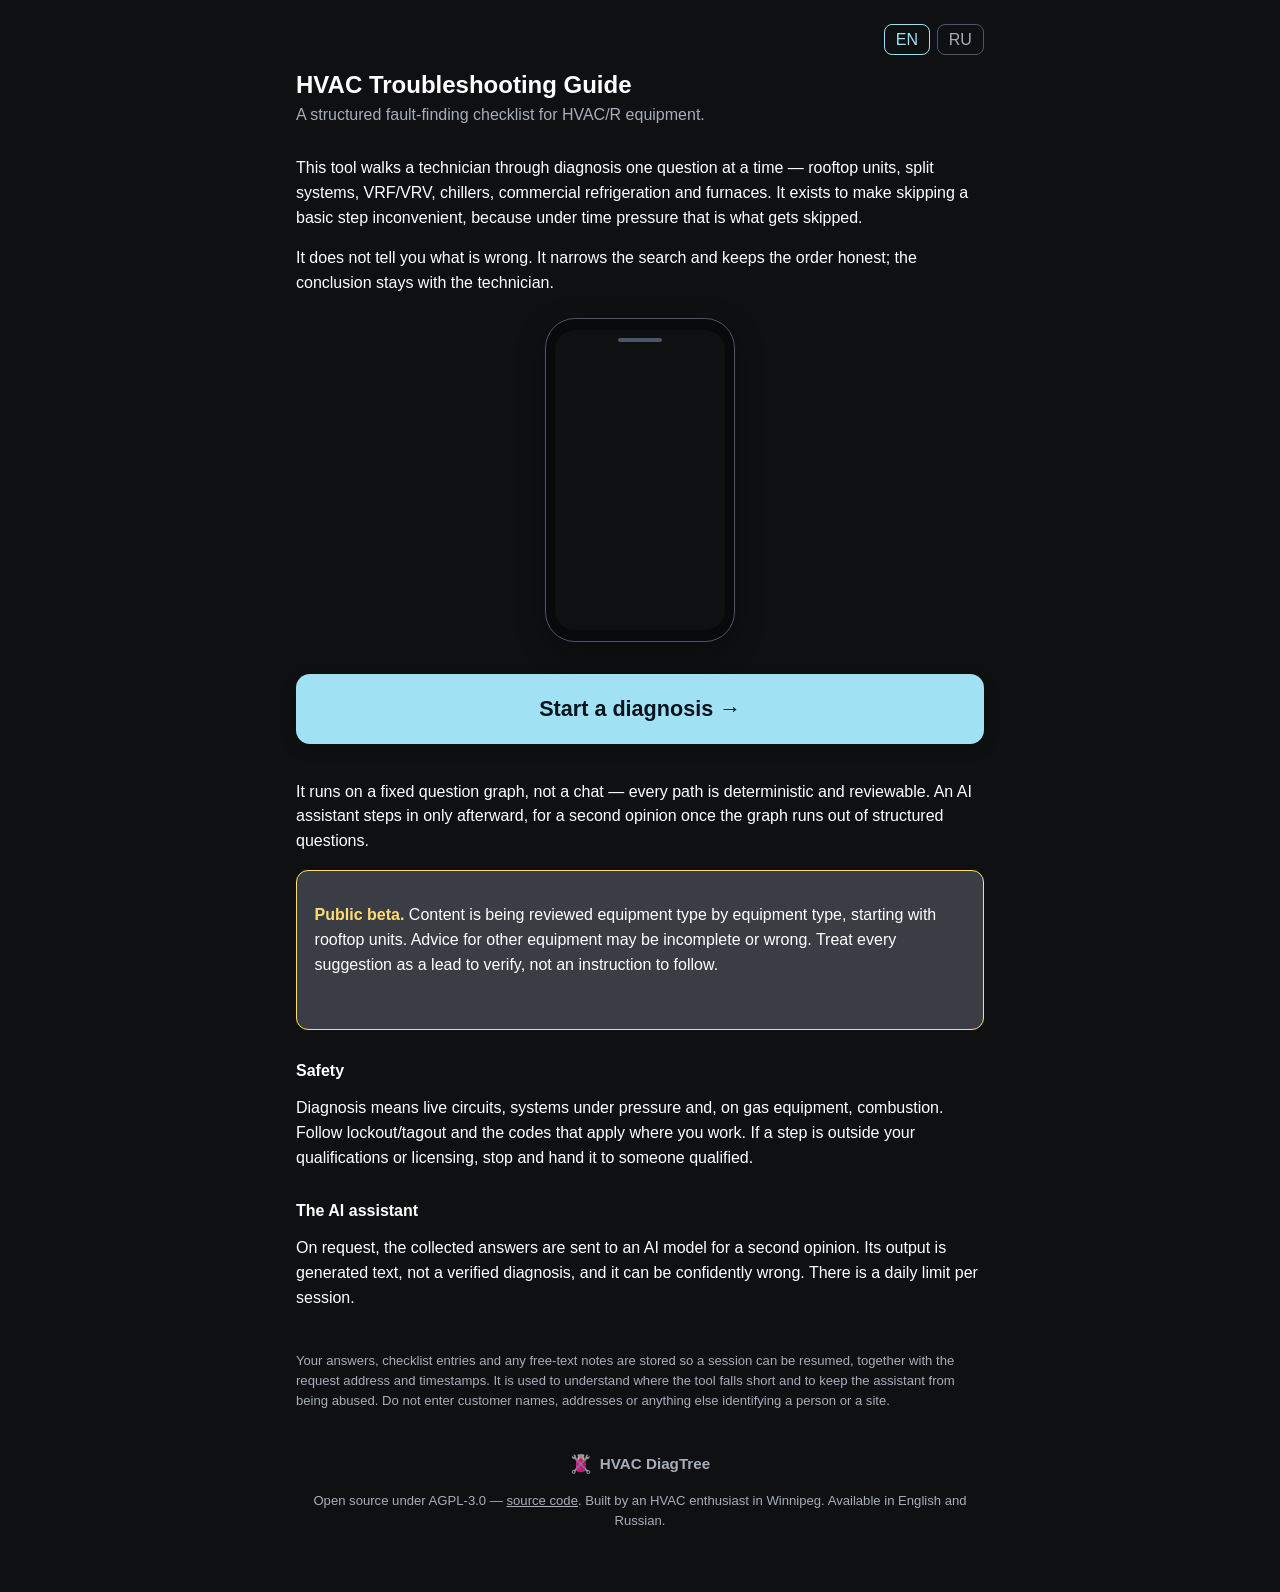
<file: app/static/index.html>
<!DOCTYPE html>
<html lang="en">
<head>
<meta charset="UTF-8">
<meta name="viewport" content="width=device-width, initial-scale=1.0">
<title>HVAC DiagTree</title>
<meta property="og:type" content="website">
<meta property="og:url" content="https://hvacdiagtree.com/">
<meta property="og:title" content="HVAC DiagTree">
<meta property="og:description" content="A structured fault-finding checklist for HVAC/R equipment — rooftop units, split systems, VRF/VRV, chillers, commercial refrigeration and furnaces.">
<meta property="og:image" content="https://hvacdiagtree.com/icon-512.png">
<link rel="icon" href="./favicon.ico" sizes="any">
<link rel="icon" type="image/png" href="./icon-512.png" sizes="512x512">
<link rel="apple-touch-icon" href="./icon-512.png">
<link rel="stylesheet" href="./style.css">
<style>
/* Landing-only layout. The palette comes from style.css so this page and the
   tool cannot drift apart visually. */
.landing { max-width: 720px; margin: 0 auto; padding: 1.5rem 1rem 3rem; }
.landing h1 { font-size: 1.5rem; margin: 0 0 .25rem; }
.landing .tagline { color: var(--muted); margin: 0 0 1.75rem; }
.landing h2 { font-size: 1rem; margin: 2rem 0 .6rem; }
.landing p, .landing li { line-height: 1.55; }
.landing ul { padding-left: 1.1rem; }
.landing .card {
  background: var(--panel); border: 1px solid var(--panel-border);
  border-radius: 12px; padding: 1rem 1.1rem; margin: 1rem 0;
}
.landing .card.beta { border-color: var(--warn); }
.landing .card.beta strong { color: var(--warn); }
.landing .enter {
  display: block; width: 100%; text-align: center; text-decoration: none;
  background: var(--accent); color: #06121d; font-weight: 700;
  padding: 1.35rem 1rem; border-radius: 14px; margin: 1.5rem 0 2.25rem;
  font-size: 1.35rem; box-shadow: 0 4px 16px rgba(0,0,0,.18);
}
.landing .data-note { color: var(--muted); font-size: .82rem; margin-top: 2.5rem; }
.landing .brand-foot {
  display: flex; align-items: center; justify-content: center; gap: .5rem;
  margin-top: 2.5rem; color: var(--muted); font-weight: 600; font-size: .95rem;
}
.landing .brand-foot img { width: 22px; height: 22px; border-radius: 5px; }
.landing .foot { color: var(--muted); font-size: .82rem; margin-top: .6rem; text-align: center; }
.landing .foot a { color: inherit; }
.lang-switch { display: flex; gap: .4rem; justify-content: flex-end; margin-bottom: 1rem; }
.lang-switch button {
  background: transparent; color: var(--muted); border: 1px solid var(--panel-border);
  border-radius: 8px; padding: .35rem .7rem; cursor: pointer; font: inherit;
}
.lang-switch button.active { color: var(--accent); border-color: var(--accent); }
[data-lang-block] { display: none; }
[data-lang-block].shown { display: block; }

/* Landing-only "мультик" (Ivan's own word for it): a tiny looping phone
   mockup echoing the actual shape of a real session -- equipment pick ->
   a short chain of questions -> result -> AI second opinion -> a peek at
   the deeper checklist -- so a first-time visitor sees the workflow
   (including what the AI assistant and the "Deeper diagnosis" checklist
   button actually look like, AND a piece of what that button leads to)
   before reading a word of the prose around it. Pure CSS, no video/GIF
   for the animation itself: eight slides cross-fade on a fixed 24s loop
   (3s each, 12.5% of the timeline per slide). Widened from an earlier
   3-slide/9s, then 5-slide/15s, then 7-slide/21s version, each round
   adding one more beat of the real diagnostic shape at Ivan's request
   rather than just lengthening the same beats.

   Three separate fault scenarios (data-variant="1|2|3" below), one picked
   at random per page load by the tiny script at the bottom of landing.js
   -- Ivan's ask ("нагенерить штук несколько и рандомно показывать"). All
   three variants share these exact same @keyframes (the pacing is
   scenario-agnostic, only the text/tap-targets differ per variant), so
   adding a variant costs markup, not new CSS. .phone-demo starts
   display:none and only .demo-active gets display:flex -- the landing.js
   script adds that class to whichever variant number it rolled, so
   nothing flashes all three at once before the script runs.

   One markup copy per language section per variant (matches every other
   block on this page) rather than one shared widget with JS-swapped text
   -- the existing [data-lang-block] display:none toggle means a hidden
   language's (or non-chosen variant's) copy runs zero animation frames
   for free, no extra wiring needed. aria-hidden since it only restates
   what the surrounding paragraphs already say in words. */
.phone-demo { display: none; justify-content: center; margin: 1.4rem 0 2rem; }
.phone-demo.demo-active { display: flex; }
.phone-demo__frame {
  width: 190px; padding: 11px 9px; border-radius: 30px;
  /* Bezel chrome, not a themed content surface -- a literal near-black
     here (rather than a --bg/--panel token) is the same kind of one-off
     the project already accepts for e.g. the .enter button's drop shadow
     just below. */
  background: #08090a; border: 1px solid var(--panel-border);
  box-shadow: 0 8px 28px rgba(0, 0, 0, .35);
}
.phone-demo__screen {
  position: relative; height: 300px; border-radius: 20px;
  overflow: hidden; background: var(--bg);
}
.phone-demo__screen::before {
  /* Just enough of a speaker notch to read as "phone screen" at a glance --
     not a literal render of any real device. */
  content: ""; position: absolute; top: 8px; left: 50%;
  width: 44px; height: 4px; border-radius: 3px;
  background: var(--panel-border); transform: translateX(-50%);
}
.demo-slide {
  position: absolute; inset: 24px 14px 14px; opacity: 0;
  animation-duration: 24s; animation-iteration-count: infinite;
  animation-timing-function: ease-in-out;
}
.demo-slide--1 { animation-name: demoSlide1; }
.demo-slide--2 { animation-name: demoSlide2; }
.demo-slide--3 { animation-name: demoSlide3; }
.demo-slide--4 { animation-name: demoSlide4; }
.demo-slide--5 { animation-name: demoSlide5; }
.demo-slide--6 { animation-name: demoSlide6; display: flex; flex-direction: column; gap: .4rem; }
.demo-slide--7 { animation-name: demoSlide7; display: flex; flex-direction: column; gap: .45rem; }
.demo-slide--8 { animation-name: demoSlide8; display: flex; flex-direction: column; gap: .5rem; }
.demo-eyebrow { font-size: .72rem; line-height: 1.35; color: var(--muted); margin: 0 0 .7rem; font-weight: 600; }
.demo-btn-list { display: flex; flex-direction: column; gap: .4rem; }
.demo-btn-list--row { flex-direction: row; }
.demo-btn {
  border: var(--border-width) solid var(--panel-border); background: var(--btn-bg);
  color: var(--text); border-radius: 7px; padding: .5rem .55rem; font-size: .72rem;
}
.demo-btn--half { flex: 1; text-align: center; }
.demo-btn--tap1 { animation: demoTap1 24s ease-in-out infinite; }
.demo-btn--tap2 { animation: demoTap2 24s ease-in-out infinite; }
.demo-btn--tap3 { animation: demoTap3 24s ease-in-out infinite; }
.demo-btn--tap4 { animation: demoTap4 24s ease-in-out infinite; }
.demo-btn--tap5 { animation: demoTap5 24s ease-in-out infinite; }
.demo-badge {
  align-self: flex-start; font-family: var(--mono); font-size: .62rem;
  text-transform: uppercase; letter-spacing: .06em;
  background: var(--accent-bg); color: var(--accent); padding: 2px 7px; border-radius: 5px;
}
.demo-result-text { font-size: .74rem; line-height: 1.45; color: var(--text); margin: 0; }
/* Mirrors .btn.ai in style.css (same --accent-active-bg/-text pair) rather
   than the plain .demo-btn tokens -- on the real result screen the "Ask
   AI" button is already accent-highlighted at rest, it doesn't wait for a
   tap to change color. So its own tap (demoTapAskAI below) is a scale
   press, not a color flash like the five question/equipment buttons. */
.demo-btn--ai {
  border: var(--border-width) solid var(--accent);
  background: var(--accent-active-bg); color: var(--accent-active-text);
  border-radius: 7px; padding: .45rem .55rem; font-size: .68rem;
  align-self: flex-start; animation: demoTapAskAI 24s ease-in-out infinite;
}
/* Mirrors .btn.ghost -- the "Deeper diagnosis" trigger sits right under
   Ask AI on a real result screen (see buildIntakeTriggerButton in app.js),
   so it's shown here too, in the same spot. Deliberately never animated --
   Ivan's own ask was to show it without simulating a tap on it, so it just
   sits there in its normal at-rest look the whole time this slide is up. */
.demo-btn--ghost {
  background: transparent; color: var(--muted);
  border: var(--border-width) solid var(--panel-border);
  border-radius: 7px; padding: .45rem .55rem; font-size: .64rem; line-height: 1.35;
  align-self: flex-start;
}
/* The AI reply itself, styled to match .ai-label/.ai-response in
   style.css as closely as the smaller scale allows -- same border/
   background tokens, same tiled "AI GENERATED" watermark (just a smaller
   tile so it still reads as a pattern, not one giant diagonal word, at
   this size). */
.demo-ai-recap { font-size: .66rem; line-height: 1.4; color: var(--muted); margin: 0; }
.demo-ai-label {
  font-family: var(--mono); font-size: .6rem; color: var(--accent);
  text-transform: uppercase; letter-spacing: .06em;
}
.demo-ai-response {
  position: relative; overflow: hidden;
  background: var(--input-bg); border: var(--border-width) solid var(--ai-border);
  border-radius: 8px; padding: 8px 9px; font-size: .66rem; line-height: 1.45; color: var(--text);
}
.demo-ai-response::before {
  content: ""; position: absolute; inset: 0; pointer-events: none; opacity: 0.16;
  background-image: url("data:image/svg+xml,%3Csvg xmlns='http://www.w3.org/2000/svg' width='90' height='58'%3E%3Ctext x='-8' y='36' font-family='monospace' font-size='9' font-weight='700' letter-spacing='1' fill='%23808080' transform='rotate(-25 45 29)'%3EAI GENERATED%3C/text%3E%3C/svg%3E");
  background-repeat: repeat;
}
/* Closing beat: a chunk of the "Deeper diagnosis" checklist the previous
   slide's ghost button leads to -- mirrors .intake-progress/.q-text/
   .intake-item/.intake-toggle-btn in style.css at the smaller scale, same
   tokens throughout (including the real --ok-active-bg/--ok-tint-bg pair
   for a normal-reading item), so it reads as the same UI, not a redrawn
   one. Static content, same as the ghost button itself one slide back --
   this is what it leads to, not a recorded interaction with it. */
.demo-intake-progress {
  font-family: var(--mono); font-size: .58rem; color: var(--accent);
  text-transform: uppercase; letter-spacing: .06em;
}
.demo-intake-title { font-size: .8rem; font-weight: 600; line-height: 1.3; }
.demo-intake-item {
  display: flex; flex-direction: column; gap: 5px;
  padding: 6px 7px 7px; border-radius: 7px; border: var(--border-width) solid transparent;
}
.demo-intake-item--normal { border-color: var(--ok); background: var(--ok-tint-bg); }
.demo-intake-item-label { font-size: .66rem; line-height: 1.3; }
.demo-intake-toggle-group { display: flex; gap: 5px; flex-wrap: wrap; }
.demo-intake-toggle-btn {
  border: var(--border-width) solid var(--panel-border); background: var(--btn-bg);
  color: var(--muted); border-radius: 6px; padding: .3rem .4rem; font-size: .6rem; font-weight: 600;
}
.demo-intake-toggle-btn--active { background: var(--accent-active-bg); border-color: var(--accent); color: var(--text); }
.demo-intake-toggle-btn--normal { background: var(--ok-active-bg); border-color: var(--ok); color: var(--ok); }

/* Each slide fades/slides in for its eighth of the 24s loop and back out
   -- percentages line up 1:1 with wall-clock seconds (12.5% = 3s) since
   the loop is exactly 24s long. */
@keyframes demoSlide1 {
  0% { opacity: 0; transform: translateY(4px); }
  2.4% { opacity: 1; transform: translateY(0); }
  10.1% { opacity: 1; transform: translateY(0); }
  12.5% { opacity: 0; transform: translateY(-4px); }
  100% { opacity: 0; transform: translateY(-4px); }
}
@keyframes demoSlide2 {
  0% { opacity: 0; transform: translateY(4px); }
  12.5% { opacity: 0; transform: translateY(4px); }
  14.9% { opacity: 1; transform: translateY(0); }
  22.6% { opacity: 1; transform: translateY(0); }
  25% { opacity: 0; transform: translateY(-4px); }
  100% { opacity: 0; transform: translateY(-4px); }
}
@keyframes demoSlide3 {
  0% { opacity: 0; transform: translateY(4px); }
  25% { opacity: 0; transform: translateY(4px); }
  27.4% { opacity: 1; transform: translateY(0); }
  35.1% { opacity: 1; transform: translateY(0); }
  37.5% { opacity: 0; transform: translateY(-4px); }
  100% { opacity: 0; transform: translateY(-4px); }
}
@keyframes demoSlide4 {
  0% { opacity: 0; transform: translateY(4px); }
  37.5% { opacity: 0; transform: translateY(4px); }
  39.9% { opacity: 1; transform: translateY(0); }
  47.6% { opacity: 1; transform: translateY(0); }
  50% { opacity: 0; transform: translateY(-4px); }
  100% { opacity: 0; transform: translateY(-4px); }
}
@keyframes demoSlide5 {
  0% { opacity: 0; transform: translateY(4px); }
  50% { opacity: 0; transform: translateY(4px); }
  52.4% { opacity: 1; transform: translateY(0); }
  60.1% { opacity: 1; transform: translateY(0); }
  62.5% { opacity: 0; transform: translateY(-4px); }
  100% { opacity: 0; transform: translateY(-4px); }
}
@keyframes demoSlide6 {
  0% { opacity: 0; transform: translateY(4px); }
  62.5% { opacity: 0; transform: translateY(4px); }
  64.9% { opacity: 1; transform: translateY(0); }
  72.6% { opacity: 1; transform: translateY(0); }
  75% { opacity: 0; transform: translateY(-4px); }
  100% { opacity: 0; transform: translateY(-4px); }
}
@keyframes demoSlide7 {
  0% { opacity: 0; transform: translateY(4px); }
  75% { opacity: 0; transform: translateY(4px); }
  77.4% { opacity: 1; transform: translateY(0); }
  85.1% { opacity: 1; transform: translateY(0); }
  87.5% { opacity: 0; transform: translateY(-4px); }
  100% { opacity: 0; transform: translateY(-4px); }
}
@keyframes demoSlide8 {
  0% { opacity: 0; transform: translateY(4px); }
  87.5% { opacity: 0; transform: translateY(4px); }
  89.9% { opacity: 1; transform: translateY(0); }
  97.6% { opacity: 1; transform: translateY(0); }
  100% { opacity: 0; transform: translateY(-4px); }
}
/* A brief "tap" flash on the button being picked, timed to land inside its
   own slide's fully-opaque plateau, well before that slide starts fading
   out -- reads as cause (tap) then effect (transition to the next screen).
   Five separate keyframe sets (not one shared animation with a negative
   delay) because each has to land inside a different slide's window on
   the same 24s clock. */
@keyframes demoTap1 {
  0% { background: var(--btn-bg); border-color: var(--panel-border); color: var(--text); }
  4.1% { background: var(--btn-bg); border-color: var(--panel-border); color: var(--text); }
  6.6% { background: var(--accent-active-bg); border-color: var(--accent); color: var(--accent-active-text); }
  8.6% { background: var(--btn-bg); border-color: var(--panel-border); color: var(--text); }
  100% { background: var(--btn-bg); border-color: var(--panel-border); color: var(--text); }
}
@keyframes demoTap2 {
  0% { background: var(--btn-bg); border-color: var(--panel-border); color: var(--text); }
  16.6% { background: var(--btn-bg); border-color: var(--panel-border); color: var(--text); }
  19.1% { background: var(--accent-active-bg); border-color: var(--accent); color: var(--accent-active-text); }
  21.1% { background: var(--btn-bg); border-color: var(--panel-border); color: var(--text); }
  100% { background: var(--btn-bg); border-color: var(--panel-border); color: var(--text); }
}
@keyframes demoTap3 {
  0% { background: var(--btn-bg); border-color: var(--panel-border); color: var(--text); }
  29.1% { background: var(--btn-bg); border-color: var(--panel-border); color: var(--text); }
  31.6% { background: var(--accent-active-bg); border-color: var(--accent); color: var(--accent-active-text); }
  33.6% { background: var(--btn-bg); border-color: var(--panel-border); color: var(--text); }
  100% { background: var(--btn-bg); border-color: var(--panel-border); color: var(--text); }
}
@keyframes demoTap4 {
  0% { background: var(--btn-bg); border-color: var(--panel-border); color: var(--text); }
  41.6% { background: var(--btn-bg); border-color: var(--panel-border); color: var(--text); }
  44.1% { background: var(--accent-active-bg); border-color: var(--accent); color: var(--accent-active-text); }
  46.1% { background: var(--btn-bg); border-color: var(--panel-border); color: var(--text); }
  100% { background: var(--btn-bg); border-color: var(--panel-border); color: var(--text); }
}
@keyframes demoTap5 {
  0% { background: var(--btn-bg); border-color: var(--panel-border); color: var(--text); }
  54.1% { background: var(--btn-bg); border-color: var(--panel-border); color: var(--text); }
  56.6% { background: var(--accent-active-bg); border-color: var(--accent); color: var(--accent-active-text); }
  58.6% { background: var(--btn-bg); border-color: var(--panel-border); color: var(--text); }
  100% { background: var(--btn-bg); border-color: var(--panel-border); color: var(--text); }
}
/* Scale-press, not a color flash -- .demo-btn--ai is already
   accent-styled at rest (see the comment on that rule above). */
@keyframes demoTapAskAI {
  0% { transform: scale(1); }
  66.6% { transform: scale(1); }
  69.1% { transform: scale(.94); }
  71.1% { transform: scale(1); }
  100% { transform: scale(1); }
}
@media (prefers-reduced-motion: reduce) {
  .demo-slide, .demo-btn--tap1, .demo-btn--tap2, .demo-btn--tap3, .demo-btn--tap4, .demo-btn--tap5, .demo-btn--ai { animation: none; }
  .demo-slide--1 { opacity: 1; }
  .demo-slide--2, .demo-slide--3, .demo-slide--4, .demo-slide--5, .demo-slide--6, .demo-slide--7, .demo-slide--8 { display: none; }
}
</style>
</head>
<body>
<div class="landing">

  <div class="lang-switch">
    <button type="button" data-set-lang="en">EN</button>
    <button type="button" data-set-lang="ru">RU</button>
  </div>

  <section data-lang-block="en">
    <h1>HVAC Troubleshooting Guide</h1>
    <p class="tagline">A structured fault-finding checklist for HVAC/R equipment.</p>

    <p>This tool walks a technician through diagnosis one question at a time —
    rooftop units, split systems, VRF/VRV, chillers, commercial refrigeration and
    furnaces. It exists to make skipping a basic step inconvenient, because under
    time pressure that is what gets skipped.</p>

    <p>It does not tell you what is wrong. It narrows the search and keeps the
    order honest; the conclusion stays with the technician.</p>

    <div class="phone-demo" data-variant="1" aria-hidden="true">
      <div class="phone-demo__frame">
        <div class="phone-demo__screen">
          <div class="demo-slide demo-slide--1">
            <p class="demo-eyebrow">Pick equipment</p>
            <div class="demo-btn-list">
              <div class="demo-btn">Split system</div>
              <div class="demo-btn demo-btn--tap1">Rooftop unit</div>
              <div class="demo-btn">Chiller</div>
            </div>
          </div>
          <div class="demo-slide demo-slide--2">
            <p class="demo-eyebrow">Power confirmed at the disconnect?</p>
            <div class="demo-btn-list demo-btn-list--row">
              <div class="demo-btn demo-btn--half demo-btn--tap2">Yes</div>
              <div class="demo-btn demo-btn--half">No</div>
            </div>
          </div>
          <div class="demo-slide demo-slide--3">
            <p class="demo-eyebrow">Thermostat calling for cooling?</p>
            <div class="demo-btn-list demo-btn-list--row">
              <div class="demo-btn demo-btn--half demo-btn--tap3">Yes</div>
              <div class="demo-btn demo-btn--half">No</div>
            </div>
          </div>
          <div class="demo-slide demo-slide--4">
            <p class="demo-eyebrow">Evaporator fan running?</p>
            <div class="demo-btn-list demo-btn-list--row">
              <div class="demo-btn demo-btn--half demo-btn--tap4">Yes</div>
              <div class="demo-btn demo-btn--half">No</div>
            </div>
          </div>
          <div class="demo-slide demo-slide--5">
            <p class="demo-eyebrow">Contactor pulled in?</p>
            <div class="demo-btn-list demo-btn-list--row">
              <div class="demo-btn demo-btn--half">Yes</div>
              <div class="demo-btn demo-btn--half demo-btn--tap5">No</div>
            </div>
          </div>
          <div class="demo-slide demo-slide--6">
            <span class="demo-badge">Result</span>
            <p class="demo-result-text">Contactor not pulling in — check 24V at the coil.</p>
            <div class="demo-btn demo-btn--ai">🤖 Ask AI</div>
            <div class="demo-btn demo-btn--ghost">🔍 Deeper diagnosis (full checklist)</div>
          </div>
          <div class="demo-slide demo-slide--7">
            <p class="demo-ai-recap">Contactor not pulling in — check 24V at the coil.</p>
            <div class="demo-ai-label">AI Analysis</div>
            <div class="demo-ai-response">Check the 24V fuse and the transformer's output before condemning the contactor — a blown fuse looks identical from here.</div>
          </div>
          <div class="demo-slide demo-slide--8">
            <div class="demo-intake-progress">Phase 1 of 4</div>
            <div class="demo-intake-title">Visual inspection</div>
            <div class="demo-intake-item">
              <div class="demo-intake-item-label">Economizer damper OK?</div>
              <div class="demo-intake-toggle-group">
                <div class="demo-intake-toggle-btn demo-intake-toggle-btn--active">Yes</div>
                <div class="demo-intake-toggle-btn">No</div>
                <div class="demo-intake-toggle-btn">N/A</div>
              </div>
            </div>
            <div class="demo-intake-item demo-intake-item--normal">
              <div class="demo-intake-item-label">Air filter condition</div>
              <div class="demo-intake-toggle-group">
                <div class="demo-intake-toggle-btn demo-intake-toggle-btn--active demo-intake-toggle-btn--normal">Clean</div>
                <div class="demo-intake-toggle-btn">Dirty/restricted</div>
                <div class="demo-intake-toggle-btn">N/A</div>
              </div>
            </div>
          </div>
        </div>
      </div>
    </div>

    <div class="phone-demo" data-variant="2" aria-hidden="true">
      <div class="phone-demo__frame">
        <div class="phone-demo__screen">
          <div class="demo-slide demo-slide--1">
            <p class="demo-eyebrow">Pick equipment</p>
            <div class="demo-btn-list">
              <div class="demo-btn">Split system</div>
              <div class="demo-btn demo-btn--tap1">Furnace</div>
              <div class="demo-btn">Chiller</div>
            </div>
          </div>
          <div class="demo-slide demo-slide--2">
            <p class="demo-eyebrow">Thermostat calling for heat?</p>
            <div class="demo-btn-list demo-btn-list--row">
              <div class="demo-btn demo-btn--half demo-btn--tap2">Yes</div>
              <div class="demo-btn demo-btn--half">No</div>
            </div>
          </div>
          <div class="demo-slide demo-slide--3">
            <p class="demo-eyebrow">Draft inducer running?</p>
            <div class="demo-btn-list demo-btn-list--row">
              <div class="demo-btn demo-btn--half demo-btn--tap3">Yes</div>
              <div class="demo-btn demo-btn--half">No</div>
            </div>
          </div>
          <div class="demo-slide demo-slide--4">
            <p class="demo-eyebrow">Gas valve energized?</p>
            <div class="demo-btn-list demo-btn-list--row">
              <div class="demo-btn demo-btn--half demo-btn--tap4">Yes</div>
              <div class="demo-btn demo-btn--half">No</div>
            </div>
          </div>
          <div class="demo-slide demo-slide--5">
            <p class="demo-eyebrow">Igniter glowing hot?</p>
            <div class="demo-btn-list demo-btn-list--row">
              <div class="demo-btn demo-btn--half">Yes</div>
              <div class="demo-btn demo-btn--half demo-btn--tap5">No</div>
            </div>
          </div>
          <div class="demo-slide demo-slide--6">
            <span class="demo-badge">Result</span>
            <p class="demo-result-text">Igniter not glowing — check its continuity and 120V supply.</p>
            <div class="demo-btn demo-btn--ai">🤖 Ask AI</div>
            <div class="demo-btn demo-btn--ghost">🔍 Deeper diagnosis (full checklist)</div>
          </div>
          <div class="demo-slide demo-slide--7">
            <p class="demo-ai-recap">Igniter not glowing — check its continuity and 120V supply.</p>
            <div class="demo-ai-label">AI Analysis</div>
            <div class="demo-ai-response">If the igniter reads open, replace it — but check the ignition board's 120V output first, a shorted board can take out igniters repeatedly.</div>
          </div>
          <div class="demo-slide demo-slide--8">
            <div class="demo-intake-progress">Phase 1 of 4</div>
            <div class="demo-intake-title">Visual inspection</div>
            <div class="demo-intake-item">
              <div class="demo-intake-item-label">Economizer damper OK?</div>
              <div class="demo-intake-toggle-group">
                <div class="demo-intake-toggle-btn demo-intake-toggle-btn--active">Yes</div>
                <div class="demo-intake-toggle-btn">No</div>
                <div class="demo-intake-toggle-btn">N/A</div>
              </div>
            </div>
            <div class="demo-intake-item demo-intake-item--normal">
              <div class="demo-intake-item-label">Air filter condition</div>
              <div class="demo-intake-toggle-group">
                <div class="demo-intake-toggle-btn demo-intake-toggle-btn--active demo-intake-toggle-btn--normal">Clean</div>
                <div class="demo-intake-toggle-btn">Dirty/restricted</div>
                <div class="demo-intake-toggle-btn">N/A</div>
              </div>
            </div>
          </div>
        </div>
      </div>
    </div>

    <div class="phone-demo" data-variant="3" aria-hidden="true">
      <div class="phone-demo__frame">
        <div class="phone-demo__screen">
          <div class="demo-slide demo-slide--1">
            <p class="demo-eyebrow">Pick equipment</p>
            <div class="demo-btn-list">
              <div class="demo-btn">Rooftop unit</div>
              <div class="demo-btn demo-btn--tap1">Chiller</div>
              <div class="demo-btn">Refrigeration equipment</div>
            </div>
          </div>
          <div class="demo-slide demo-slide--2">
            <p class="demo-eyebrow">Condenser fans running?</p>
            <div class="demo-btn-list demo-btn-list--row">
              <div class="demo-btn demo-btn--half demo-btn--tap2">Yes</div>
              <div class="demo-btn demo-btn--half">No</div>
            </div>
          </div>
          <div class="demo-slide demo-slide--3">
            <p class="demo-eyebrow">Condenser coil clean?</p>
            <div class="demo-btn-list demo-btn-list--row">
              <div class="demo-btn demo-btn--half demo-btn--tap3">Yes</div>
              <div class="demo-btn demo-btn--half">No</div>
            </div>
          </div>
          <div class="demo-slide demo-slide--4">
            <p class="demo-eyebrow">Liquid-line solenoid cycling normally (no sticking)?</p>
            <div class="demo-btn-list demo-btn-list--row">
              <div class="demo-btn demo-btn--half demo-btn--tap4">Yes</div>
              <div class="demo-btn demo-btn--half">No</div>
            </div>
          </div>
          <div class="demo-slide demo-slide--5">
            <p class="demo-eyebrow">Standing pressure above the P-T chart at ambient?</p>
            <div class="demo-btn-list demo-btn-list--row">
              <div class="demo-btn demo-btn--half demo-btn--tap5">Yes</div>
              <div class="demo-btn demo-btn--half">No</div>
            </div>
          </div>
          <div class="demo-slide demo-slide--6">
            <span class="demo-badge">Result</span>
            <p class="demo-result-text">High head pressure — non-condensables likely, recovery and recharge needed.</p>
            <div class="demo-btn demo-btn--ai">🤖 Ask AI</div>
            <div class="demo-btn demo-btn--ghost">🔍 Deeper diagnosis (full checklist)</div>
          </div>
          <div class="demo-slide demo-slide--7">
            <p class="demo-ai-recap">High head pressure — non-condensables likely, recovery and recharge needed.</p>
            <div class="demo-ai-label">AI Analysis</div>
            <div class="demo-ai-response">Before a full recovery, run a standing-pressure test against the P-T chart at ambient — confirms non-condensables without opening the circuit.</div>
          </div>
          <div class="demo-slide demo-slide--8">
            <div class="demo-intake-progress">Phase 4 of 4</div>
            <div class="demo-intake-title">Refrigeration circuit (follow-up)</div>
            <div class="demo-intake-item">
              <div class="demo-intake-item-label">No oil spots at fittings (leak check)?</div>
              <div class="demo-intake-toggle-group">
                <div class="demo-intake-toggle-btn demo-intake-toggle-btn--active">Yes</div>
                <div class="demo-intake-toggle-btn">No</div>
                <div class="demo-intake-toggle-btn">N/A</div>
              </div>
            </div>
            <div class="demo-intake-item demo-intake-item--normal">
              <div class="demo-intake-item-label">Moisture indicator reading</div>
              <div class="demo-intake-toggle-group">
                <div class="demo-intake-toggle-btn demo-intake-toggle-btn--active demo-intake-toggle-btn--normal">Dry</div>
                <div class="demo-intake-toggle-btn">Wet</div>
                <div class="demo-intake-toggle-btn">N/A</div>
              </div>
            </div>
          </div>
        </div>
      </div>
    </div>
    <a class="enter" href="/diagnose">Start a diagnosis →</a>

    <p>It runs on a fixed question graph, not a chat — every path is
    deterministic and reviewable. An AI assistant steps in only afterward,
    for a second opinion once the graph runs out of structured questions.</p>

    <div class="card beta">
      <p><strong>Public beta.</strong> Content is being reviewed equipment type
      by equipment type, starting with rooftop units. Advice for other equipment
      may be incomplete or wrong. Treat every suggestion as a lead to verify, not
      an instruction to follow.</p>
    </div>

    <h2>Safety</h2>
    <p>Diagnosis means live circuits, systems under pressure and, on gas
    equipment, combustion. Follow lockout/tagout and the codes that apply where
    you work. If a step is outside your qualifications or licensing, stop and
    hand it to someone qualified.</p>

    <h2>The AI assistant</h2>
    <p>On request, the collected answers are sent to an AI model for a second
    opinion. Its output is generated text, not a verified diagnosis, and it can
    be confidently wrong. There is a daily limit per session.</p>

    <p class="data-note">Your answers, checklist entries and any free-text notes
    are stored so a session can be resumed, together with the request address
    and timestamps. It is used to understand where the tool falls short and to
    keep the assistant from being abused. Do not enter customer names, addresses
    or anything else identifying a person or a site.</p>
  </section>

  <section data-lang-block="ru">
    <h1>HVAC Troubleshooting Guide</h1>
    <p class="tagline">Структурированный чек-лист поиска неисправностей в HVAC/R.</p>

    <p>Инструмент ведёт техника по диагностике вопрос за вопросом — RTU, сплит-системы,
    VRF/VRV, чиллеры, коммерческое холодильное оборудование и печи. Его задача — сделать
    пропуск базового шага неудобным, потому что под давлением времени пропускают именно их.</p>

    <p>Он не называет неисправность. Он сужает поиск и удерживает порядок проверок;
    вывод остаётся за техником.</p>

    <div class="phone-demo" data-variant="1" aria-hidden="true">
      <div class="phone-demo__frame">
        <div class="phone-demo__screen">
          <div class="demo-slide demo-slide--1">
            <p class="demo-eyebrow">Выбор оборудования</p>
            <div class="demo-btn-list">
              <div class="demo-btn">Сплит-система</div>
              <div class="demo-btn demo-btn--tap1">RTU</div>
              <div class="demo-btn">Чиллер</div>
            </div>
          </div>
          <div class="demo-slide demo-slide--2">
            <p class="demo-eyebrow">Питание подтверждено на дисконнекте?</p>
            <div class="demo-btn-list demo-btn-list--row">
              <div class="demo-btn demo-btn--half demo-btn--tap2">Да</div>
              <div class="demo-btn demo-btn--half">Нет</div>
            </div>
          </div>
          <div class="demo-slide demo-slide--3">
            <p class="demo-eyebrow">Термостат подаёт команду на охлаждение?</p>
            <div class="demo-btn-list demo-btn-list--row">
              <div class="demo-btn demo-btn--half demo-btn--tap3">Да</div>
              <div class="demo-btn demo-btn--half">Нет</div>
            </div>
          </div>
          <div class="demo-slide demo-slide--4">
            <p class="demo-eyebrow">Вентилятор испарителя работает?</p>
            <div class="demo-btn-list demo-btn-list--row">
              <div class="demo-btn demo-btn--half demo-btn--tap4">Да</div>
              <div class="demo-btn demo-btn--half">Нет</div>
            </div>
          </div>
          <div class="demo-slide demo-slide--5">
            <p class="demo-eyebrow">Контактор втянут?</p>
            <div class="demo-btn-list demo-btn-list--row">
              <div class="demo-btn demo-btn--half">Да</div>
              <div class="demo-btn demo-btn--half demo-btn--tap5">Нет</div>
            </div>
          </div>
          <div class="demo-slide demo-slide--6">
            <span class="demo-badge">Результат</span>
            <p class="demo-result-text">Контактор не втягивается — проверьте 24В на катушке.</p>
            <div class="demo-btn demo-btn--ai">🤖 Спросить ИИ</div>
            <div class="demo-btn demo-btn--ghost">🔍 Углублённая диагностика (полный чек-лист)</div>
          </div>
          <div class="demo-slide demo-slide--7">
            <p class="demo-ai-recap">Контактор не втягивается — проверьте 24В на катушке.</p>
            <div class="demo-ai-label">AI-анализ</div>
            <div class="demo-ai-response">Проверьте предохранитель на 24В и выход трансформатора, прежде чем менять контактор — перегоревший предохранитель даёт ту же картину.</div>
          </div>
          <div class="demo-slide demo-slide--8">
            <div class="demo-intake-progress">Фаза 1 из 4</div>
            <div class="demo-intake-title">Визуальный осмотр</div>
            <div class="demo-intake-item">
              <div class="demo-intake-item-label">Заслонка экономайзера в порядке?</div>
              <div class="demo-intake-toggle-group">
                <div class="demo-intake-toggle-btn demo-intake-toggle-btn--active">Да</div>
                <div class="demo-intake-toggle-btn">Нет</div>
                <div class="demo-intake-toggle-btn">N/A</div>
              </div>
            </div>
            <div class="demo-intake-item demo-intake-item--normal">
              <div class="demo-intake-item-label">Состояние воздушного фильтра</div>
              <div class="demo-intake-toggle-group">
                <div class="demo-intake-toggle-btn demo-intake-toggle-btn--active demo-intake-toggle-btn--normal">Чистый</div>
                <div class="demo-intake-toggle-btn">Грязный/забит</div>
                <div class="demo-intake-toggle-btn">N/A</div>
              </div>
            </div>
          </div>
        </div>
      </div>
    </div>

    <div class="phone-demo" data-variant="2" aria-hidden="true">
      <div class="phone-demo__frame">
        <div class="phone-demo__screen">
          <div class="demo-slide demo-slide--1">
            <p class="demo-eyebrow">Выбор оборудования</p>
            <div class="demo-btn-list">
              <div class="demo-btn">Сплит-система</div>
              <div class="demo-btn demo-btn--tap1">Печь</div>
              <div class="demo-btn">Чиллер</div>
            </div>
          </div>
          <div class="demo-slide demo-slide--2">
            <p class="demo-eyebrow">Термостат подаёт команду на нагрев?</p>
            <div class="demo-btn-list demo-btn-list--row">
              <div class="demo-btn demo-btn--half demo-btn--tap2">Да</div>
              <div class="demo-btn demo-btn--half">Нет</div>
            </div>
          </div>
          <div class="demo-slide demo-slide--3">
            <p class="demo-eyebrow">Вентилятор дымоудаления работает?</p>
            <div class="demo-btn-list demo-btn-list--row">
              <div class="demo-btn demo-btn--half demo-btn--tap3">Да</div>
              <div class="demo-btn demo-btn--half">Нет</div>
            </div>
          </div>
          <div class="demo-slide demo-slide--4">
            <p class="demo-eyebrow">Газовый клапан под напряжением?</p>
            <div class="demo-btn-list demo-btn-list--row">
              <div class="demo-btn demo-btn--half demo-btn--tap4">Да</div>
              <div class="demo-btn demo-btn--half">Нет</div>
            </div>
          </div>
          <div class="demo-slide demo-slide--5">
            <p class="demo-eyebrow">Розжигатель накаляется?</p>
            <div class="demo-btn-list demo-btn-list--row">
              <div class="demo-btn demo-btn--half">Да</div>
              <div class="demo-btn demo-btn--half demo-btn--tap5">Нет</div>
            </div>
          </div>
          <div class="demo-slide demo-slide--6">
            <span class="demo-badge">Результат</span>
            <p class="demo-result-text">Розжигатель не накаляется — проверьте его целостность и питание 120В.</p>
            <div class="demo-btn demo-btn--ai">🤖 Спросить ИИ</div>
            <div class="demo-btn demo-btn--ghost">🔍 Углублённая диагностика (полный чек-лист)</div>
          </div>
          <div class="demo-slide demo-slide--7">
            <p class="demo-ai-recap">Розжигатель не накаляется — проверьте его целостность и питание 120В.</p>
            <div class="demo-ai-label">AI-анализ</div>
            <div class="demo-ai-response">Если розжигатель обрывается на прозвонке — замените, но сначала проверьте 120В на выходе платы розжига: КЗ на плате может сжигать розжигатели повторно.</div>
          </div>
          <div class="demo-slide demo-slide--8">
            <div class="demo-intake-progress">Фаза 1 из 4</div>
            <div class="demo-intake-title">Визуальный осмотр</div>
            <div class="demo-intake-item">
              <div class="demo-intake-item-label">Заслонка экономайзера в порядке?</div>
              <div class="demo-intake-toggle-group">
                <div class="demo-intake-toggle-btn demo-intake-toggle-btn--active">Да</div>
                <div class="demo-intake-toggle-btn">Нет</div>
                <div class="demo-intake-toggle-btn">N/A</div>
              </div>
            </div>
            <div class="demo-intake-item demo-intake-item--normal">
              <div class="demo-intake-item-label">Состояние воздушного фильтра</div>
              <div class="demo-intake-toggle-group">
                <div class="demo-intake-toggle-btn demo-intake-toggle-btn--active demo-intake-toggle-btn--normal">Чистый</div>
                <div class="demo-intake-toggle-btn">Грязный/забит</div>
                <div class="demo-intake-toggle-btn">N/A</div>
              </div>
            </div>
          </div>
        </div>
      </div>
    </div>

    <div class="phone-demo" data-variant="3" aria-hidden="true">
      <div class="phone-demo__frame">
        <div class="phone-demo__screen">
          <div class="demo-slide demo-slide--1">
            <p class="demo-eyebrow">Выбор оборудования</p>
            <div class="demo-btn-list">
              <div class="demo-btn">RTU</div>
              <div class="demo-btn demo-btn--tap1">Чиллер</div>
              <div class="demo-btn">Холодильное оборудование</div>
            </div>
          </div>
          <div class="demo-slide demo-slide--2">
            <p class="demo-eyebrow">Вентиляторы конденсатора работают?</p>
            <div class="demo-btn-list demo-btn-list--row">
              <div class="demo-btn demo-btn--half demo-btn--tap2">Да</div>
              <div class="demo-btn demo-btn--half">Нет</div>
            </div>
          </div>
          <div class="demo-slide demo-slide--3">
            <p class="demo-eyebrow">Конденсатор чистый?</p>
            <div class="demo-btn-list demo-btn-list--row">
              <div class="demo-btn demo-btn--half demo-btn--tap3">Да</div>
              <div class="demo-btn demo-btn--half">Нет</div>
            </div>
          </div>
          <div class="demo-slide demo-slide--4">
            <p class="demo-eyebrow">Соленоид жидкостной линии переключается нормально (не залипает)?</p>
            <div class="demo-btn-list demo-btn-list--row">
              <div class="demo-btn demo-btn--half demo-btn--tap4">Да</div>
              <div class="demo-btn demo-btn--half">Нет</div>
            </div>
          </div>
          <div class="demo-slide demo-slide--5">
            <p class="demo-eyebrow">Давление в покое выше P-T таблицы при текущей температуре?</p>
            <div class="demo-btn-list demo-btn-list--row">
              <div class="demo-btn demo-btn--half demo-btn--tap5">Да</div>
              <div class="demo-btn demo-btn--half">Нет</div>
            </div>
          </div>
          <div class="demo-slide demo-slide--6">
            <span class="demo-badge">Результат</span>
            <p class="demo-result-text">Высокое давление конденсации — вероятны неконденсирующиеся газы, нужны рекавери и перезаправка.</p>
            <div class="demo-btn demo-btn--ai">🤖 Спросить ИИ</div>
            <div class="demo-btn demo-btn--ghost">🔍 Углублённая диагностика (полный чек-лист)</div>
          </div>
          <div class="demo-slide demo-slide--7">
            <p class="demo-ai-recap">Высокое давление конденсации — вероятны неконденсирующиеся газы, нужны рекавери и перезаправка.</p>
            <div class="demo-ai-label">AI-анализ</div>
            <div class="demo-ai-response">Прежде чем делать полную рекавери — снимите давление в покое и сверьте с P-T таблицей при текущей температуре: подтверждает неконденсирующиеся газы, не вскрывая контур.</div>
          </div>
          <div class="demo-slide demo-slide--8">
            <div class="demo-intake-progress">Фаза 4 из 4</div>
            <div class="demo-intake-title">Холодильный контур (уточнения)</div>
            <div class="demo-intake-item">
              <div class="demo-intake-item-label">Масляных следов на соединениях нет (проверка утечки)?</div>
              <div class="demo-intake-toggle-group">
                <div class="demo-intake-toggle-btn demo-intake-toggle-btn--active">Да</div>
                <div class="demo-intake-toggle-btn">Нет</div>
                <div class="demo-intake-toggle-btn">N/A</div>
              </div>
            </div>
            <div class="demo-intake-item demo-intake-item--normal">
              <div class="demo-intake-item-label">Показание moisture indicator</div>
              <div class="demo-intake-toggle-group">
                <div class="demo-intake-toggle-btn demo-intake-toggle-btn--active demo-intake-toggle-btn--normal">Dry</div>
                <div class="demo-intake-toggle-btn">Wet</div>
                <div class="demo-intake-toggle-btn">N/A</div>
              </div>
            </div>
          </div>
        </div>
      </div>
    </div>
    <a class="enter" href="/diagnose">Начать диагностику →</a>

    <p>В основе — фиксированное дерево вопросов, а не чат: каждый путь
    детерминирован и проверяем. AI-ассистент подключается только потом,
    вторым мнением, когда структурированные вопросы исчерпаны.</p>

    <div class="card beta">
      <p><strong>Публичная бета.</strong> Контент выверяется по типам оборудования,
      начиная с RTU. Для остального советы могут быть неполными или неверными.
      Считайте любую подсказку поводом проверить, а не указанием к действию.</p>
    </div>

    <h2>Безопасность</h2>
    <p>Диагностика — это цепи под напряжением, системы под давлением, а на газовом
    оборудовании ещё и горение. Соблюдайте LOTO и нормы, действующие там, где вы
    работаете. Если шаг выходит за рамки вашей квалификации или лицензии — остановитесь
    и передайте тому, у кого она есть.</p>

    <h2>AI-ассистент</h2>
    <p>По запросу собранные ответы отправляются в языковую модель за вторым мнением.
    Её ответ — сгенерированный текст, а не проверенный диагноз, и он может быть уверенно
    неверным. Есть дневной лимит обращений на сессию.</p>

    <p class="data-note">Ваши ответы, отметки чек-листа и свободные заметки сохраняются,
    чтобы сессию можно было продолжить, вместе с адресом запроса и временем. Это нужно,
    чтобы понимать, где инструмент недоговаривает, и чтобы ассистентом не злоупотребляли.
    Не вводите имена клиентов, адреса объектов и всё, что позволяет опознать человека или
    объект.</p>
  </section>

  <p class="brand-foot"><img src="./icon-512.png" alt="">HVAC DiagTree</p>

  <p class="foot">
    <span data-lang-block="en" class="shown">Open source under AGPL-3.0 —
      <a href="https://github.com/ivank-hvac/hvac-guide">source code</a>.
      Built by an HVAC enthusiast in Winnipeg. Available in English and Russian.</span>
    <span data-lang-block="ru">Открытый исходный код под AGPL-3.0 —
      <a href="https://github.com/ivank-hvac/hvac-guide">исходники</a>.
      Сделано HVAC-энтузиастом в Виннипеге. Доступно на английском и русском.</span>
  </p>
</div>

<script src="./landing.js"></script>
</body>
</html>
</file>
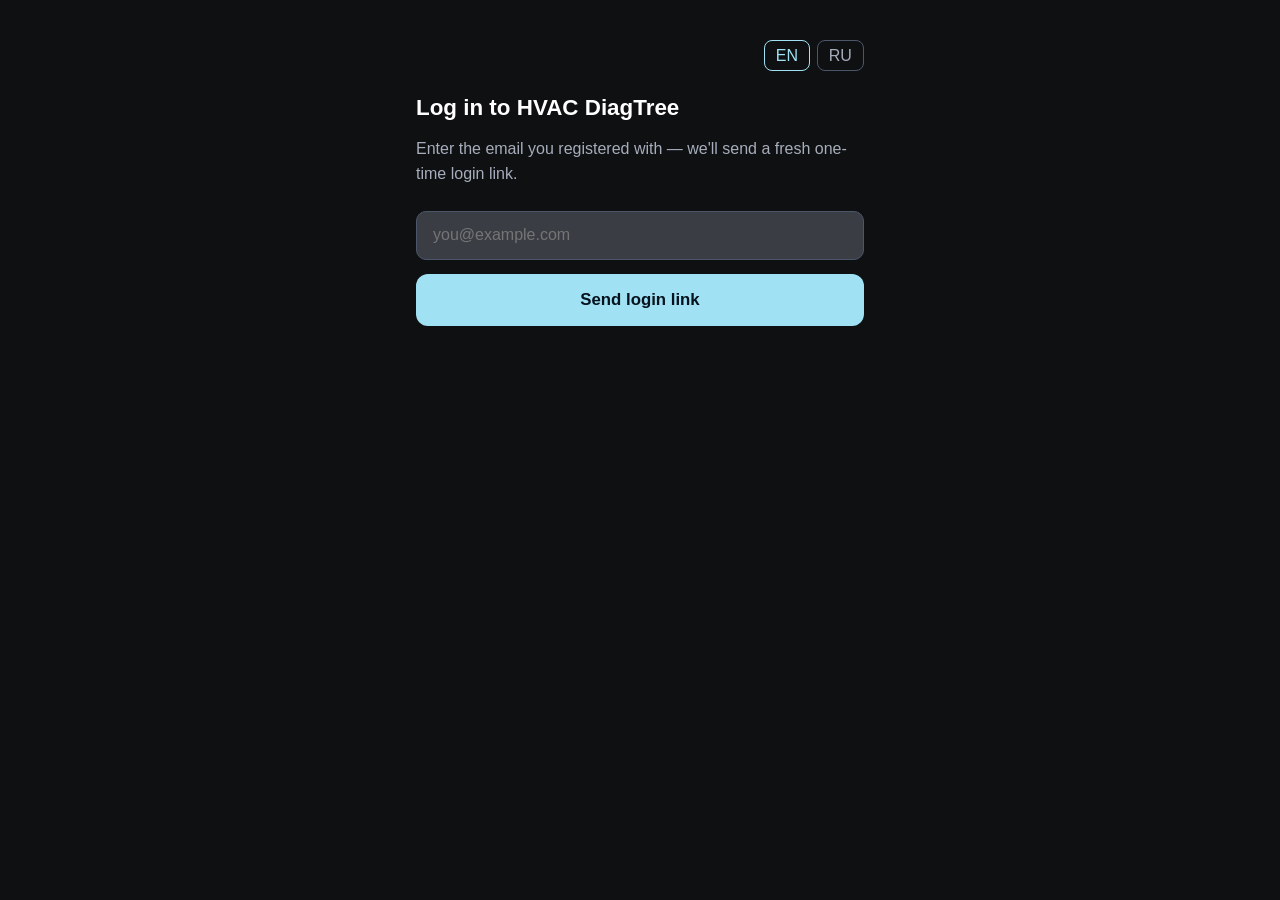
<file: app/static/login.html>
<!DOCTYPE html>
<html lang="en">
<head>
<meta charset="UTF-8">
<meta name="viewport" content="width=device-width, initial-scale=1.0">
<meta name="robots" content="noindex, nofollow">
<title>HVAC DiagTree — log in</title>
<link rel="icon" href="./favicon.ico" sizes="any">
<link rel="icon" type="image/png" href="./icon-512.png" sizes="512x512">
<link rel="stylesheet" href="./style.css">
<style>
.landing { max-width: 480px; margin: 0 auto; padding: 2.5rem 1rem 3rem; }
.landing h1 { font-size: 1.4rem; margin: 0 0 .5rem; }
.landing p { line-height: 1.55; color: var(--muted); }
.lang-switch { display: flex; gap: .4rem; justify-content: flex-end; margin-bottom: 1.5rem; }
.lang-switch button {
  background: transparent; color: var(--muted); border: 1px solid var(--panel-border);
  border-radius: 8px; padding: .35rem .7rem; cursor: pointer; font: inherit;
}
.lang-switch button.active { color: var(--accent); border-color: var(--accent); }
[data-lang-block] { display: none; }
[data-lang-block].shown { display: block; }
form { margin-top: 1.5rem; }
input[type="email"] {
  width: 100%; box-sizing: border-box; background: var(--panel); color: var(--text);
  border: 1px solid var(--panel-border); border-radius: 10px; padding: .9rem 1rem;
  font-size: 1rem; margin-bottom: .9rem;
}
button.submit {
  width: 100%; background: var(--accent); color: #06121d; font-weight: 700;
  border: none; border-radius: 12px; padding: 1rem; font-size: 1.05rem; cursor: pointer;
}
button.submit:disabled { opacity: .6; cursor: default; }
.result { margin-top: 1.2rem; font-size: .9rem; }
.result.ok { color: #4fd18b; }
.result.err { color: #ff7a7f; }
.result.warn { color: var(--warn); }
</style>
</head>
<body>
<div class="landing">
  <div class="lang-switch">
    <button type="button" data-set-lang="en">EN</button>
    <button type="button" data-set-lang="ru">RU</button>
  </div>

  <section data-lang-block="en">
    <h1>Log in to HVAC DiagTree</h1>
    <p>Enter the email you registered with — we'll send a fresh one-time login link.</p>
    <form id="form-en">
      <input type="email" name="email" placeholder="you@example.com" required>
      <button type="submit" class="submit">Send login link</button>
    </form>
    <div class="result" id="result-en"></div>
  </section>

  <section data-lang-block="ru">
    <h1>Вход в HVAC DiagTree</h1>
    <p>Введите email, которым регистрировались — пришлём новую одноразовую ссылку.</p>
    <form id="form-ru">
      <input type="email" name="email" placeholder="you@example.com" required>
      <button type="submit" class="submit">Отправить ссылку</button>
    </form>
    <div class="result" id="result-ru"></div>
  </section>
</div>
<script src="./landing.js"></script>
<script src="./login.js"></script>
</body>
</html>
</file>
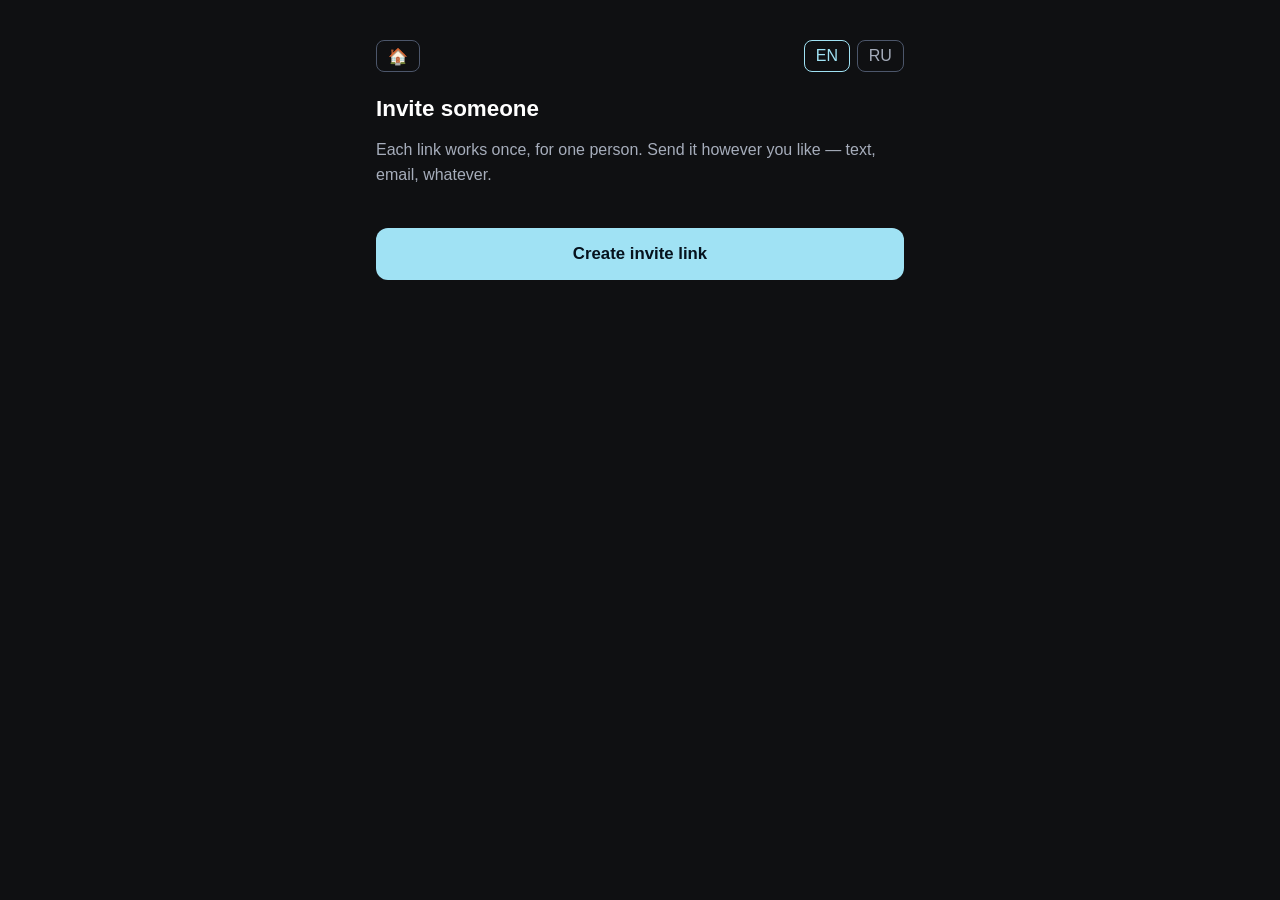
<file: app/static/manage-invites.html>
<!DOCTYPE html>
<html lang="en">
<head>
<meta charset="UTF-8">
<meta name="viewport" content="width=device-width, initial-scale=1.0">
<meta name="robots" content="noindex, nofollow">
<title>HVAC DiagTree — invite friends</title>
<link rel="icon" href="./favicon.ico" sizes="any">
<link rel="icon" type="image/png" href="./icon-512.png" sizes="512x512">
<link rel="stylesheet" href="./style.css">
<style>
.landing { max-width: 560px; margin: 0 auto; padding: 2.5rem 1rem 3rem; }
.landing h1 { font-size: 1.4rem; margin: 0 0 .5rem; }
.landing p { line-height: 1.55; color: var(--muted); }
.lang-switch { display: flex; gap: .4rem; justify-content: flex-end; margin-bottom: 1.5rem; }
.lang-switch button {
  background: transparent; color: var(--muted); border: 1px solid var(--panel-border);
  border-radius: 8px; padding: .35rem .7rem; cursor: pointer; font: inherit;
}
.lang-switch button.active { color: var(--accent); border-color: var(--accent); }
.lang-switch #backLink {
  margin-right: auto; text-decoration: none; display: inline-flex; align-items: center;
  background: transparent; color: var(--muted); border: 1px solid var(--panel-border);
  border-radius: 8px; padding: .35rem .7rem; cursor: pointer; font: inherit;
}
[data-lang-block] { display: none; }
[data-lang-block].shown { display: block; }
button.submit {
  width: 100%; background: var(--accent); color: #06121d; font-weight: 700;
  border: none; border-radius: 12px; padding: 1rem; font-size: 1.05rem; cursor: pointer;
  margin-top: 1.5rem;
}
button.submit:disabled { opacity: .6; cursor: default; }
.remaining { font-size: .82rem; color: var(--muted); margin-top: .5rem; }
.links { margin-top: 1.5rem; display: flex; flex-direction: column; gap: .6rem; }
.link-row {
  display: flex; gap: .6rem; align-items: center; background: var(--panel);
  border: 1px solid var(--panel-border); border-radius: 10px; padding: .7rem .9rem;
}
.link-row input {
  flex: 1; background: transparent; border: none; color: var(--text);
  font-family: monospace; font-size: .85rem;
}
.link-row button {
  background: transparent; color: var(--accent); border: 1px solid var(--panel-border);
  border-radius: 8px; padding: .4rem .8rem; cursor: pointer; font: inherit; font-size: .82rem;
}
.result.err { color: #ff7a7f; font-size: .9rem; margin-top: 1rem; }
</style>
</head>
<body>
<div class="landing">
  <div class="lang-switch">
    <a id="backLink" href="/diagnose" title="Back to diagnose">🏠</a>
    <button type="button" data-set-lang="en">EN</button>
    <button type="button" data-set-lang="ru">RU</button>
  </div>

  <section data-lang-block="en">
    <h1>Invite someone</h1>
    <p>Each link works once, for one person. Send it however you like — text, email, whatever.</p>
    <button type="button" class="submit" id="create-en">Create invite link</button>
    <div class="remaining" id="remaining-en"></div>
    <div class="result err" id="error-en"></div>
    <div class="links" id="links-en"></div>
  </section>

  <section data-lang-block="ru">
    <h1>Пригласить кого-то</h1>
    <p>Каждая ссылка работает один раз, для одного человека. Шлите как удобно — SMS, email, что угодно.</p>
    <button type="button" class="submit" id="create-ru">Создать ссылку</button>
    <div class="remaining" id="remaining-ru"></div>
    <div class="result err" id="error-ru"></div>
    <div class="links" id="links-ru"></div>
  </section>
</div>
<script src="./landing.js"></script>
<script src="./manage-invites.js"></script>
</body>
</html>
</file>
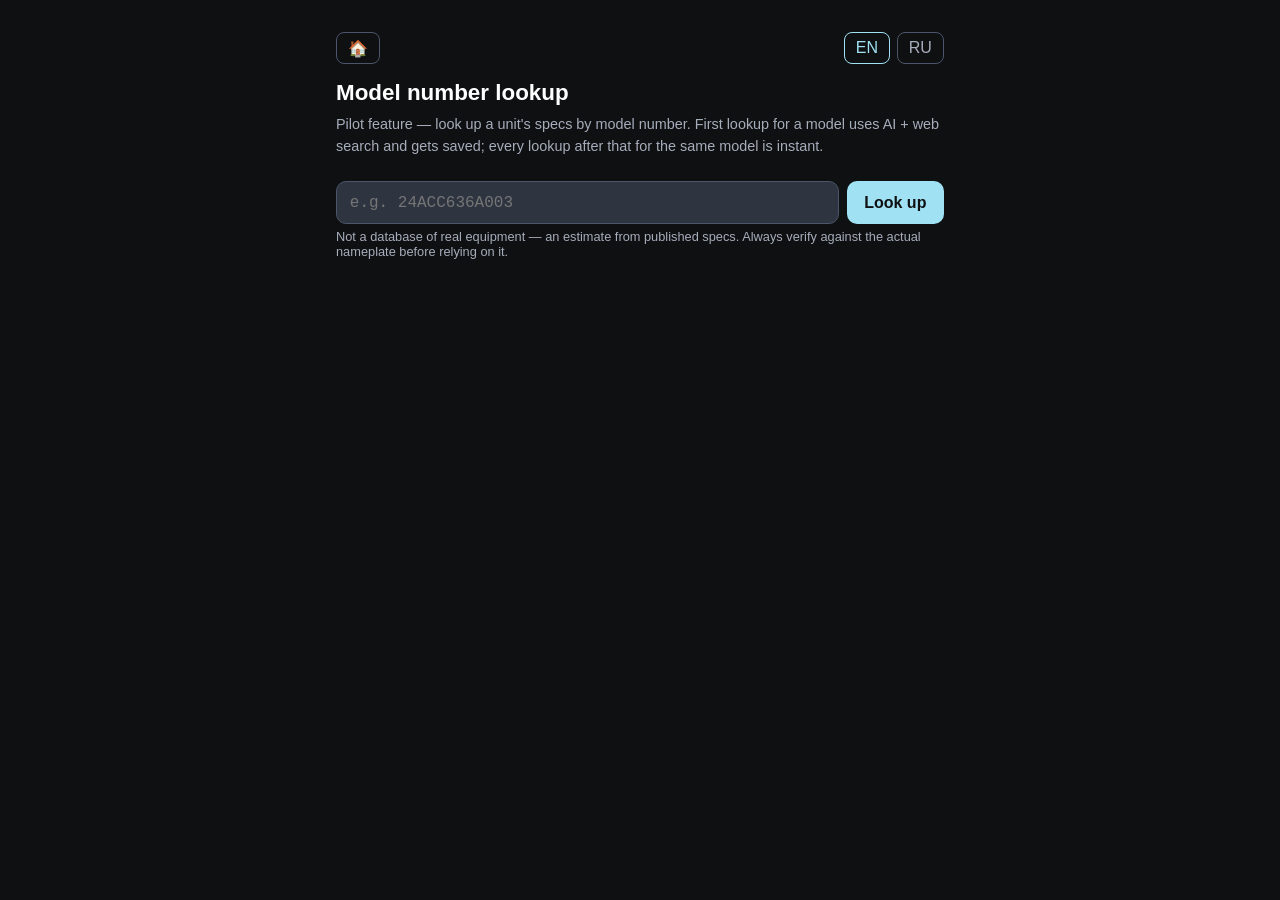
<file: app/static/model-lookup.html>
<!DOCTYPE html>
<html lang="en">
<head>
<meta charset="UTF-8">
<meta name="viewport" content="width=device-width, initial-scale=1.0">
<meta name="robots" content="noindex, nofollow">
<title>HVAC DiagTree — model lookup</title>
<link rel="icon" href="./favicon.ico" sizes="any">
<link rel="icon" type="image/png" href="./icon-512.png" sizes="512x512">
<link rel="stylesheet" href="./style.css">
<style>
.landing { max-width: 640px; margin: 0 auto; padding: 2rem 1rem 3rem; }
.landing h1 { font-size: 1.4rem; margin: 0 0 .5rem; }
.landing p.sub { line-height: 1.5; color: var(--muted); font-size: .9rem; margin: 0 0 1.5rem; }
.lang-switch { display: flex; gap: .4rem; justify-content: flex-end; margin-bottom: 1rem; }
.lang-switch button {
  background: transparent; color: var(--muted); border: 1px solid var(--panel-border);
  border-radius: 8px; padding: .35rem .7rem; cursor: pointer; font: inherit;
}
.lang-switch button.active { color: var(--accent); border-color: var(--accent); }
.lang-switch #backLink {
  margin-right: auto; text-decoration: none; display: inline-flex; align-items: center;
  background: transparent; color: var(--muted); border: 1px solid var(--panel-border);
  border-radius: 8px; padding: .35rem .7rem; cursor: pointer; font: inherit;
}
[data-lang-block] { display: none; }
[data-lang-block].shown { display: block; }
.lookup-row { display: flex; gap: .5rem; margin-bottom: .3rem; }
.lookup-row input {
  flex: 1; min-width: 0; background: var(--input-bg); color: var(--text);
  border: var(--border-width) solid var(--panel-border); border-radius: 10px;
  padding: .7rem .8rem; font: inherit; font-family: var(--mono);
}
.lookup-row button {
  background: var(--accent); color: var(--bg); border: none; border-radius: 10px;
  padding: .7rem 1.1rem; font: inherit; font-weight: 600; cursor: pointer; white-space: nowrap;
}
.lookup-row button:disabled { opacity: .6; cursor: default; }
.lookup-hint { font-size: .8rem; color: var(--muted); margin: 0 0 1.2rem; }
.lookup-status { font-size: .88rem; color: var(--muted); padding: .5rem 0; min-height: 1.4em; }
.lookup-card {
  background: var(--panel); border: 1px solid var(--panel-border); border-radius: 12px;
  padding: 1rem 1.1rem; display: none;
}
.lookup-card.shown { display: block; }
.lookup-card-top { display: flex; align-items: center; justify-content: space-between; gap: .6rem; margin-bottom: .3rem; }
.lookup-model { font-family: var(--mono); font-size: .85rem; color: var(--muted); }
.lookup-source { font-size: .74rem; padding: .12rem .5rem; border-radius: 6px; background: var(--btn-bg); color: var(--muted); }
.lookup-spec-grid { display: grid; grid-template-columns: 1fr 1fr; gap: .6rem 1rem; margin: .8rem 0; }
.lookup-spec-grid dt { font-size: .78rem; color: var(--muted); margin: 0; }
.lookup-spec-grid dd { margin: .1rem 0 0; font-weight: 600; }
.lookup-spec-grid dd.empty { color: var(--muted); font-weight: 400; font-style: italic; }
.lookup-note { font-size: .85rem; color: var(--muted); margin-top: .5rem; }
.lookup-source-link {
  display: block; font-size: .85rem; color: var(--accent); margin-top: .6rem;
  text-decoration: underline;
}
.lookup-disclaimer {
  background: var(--disclaimer-bg); border-radius: 10px; padding: .6rem .8rem;
  font-size: .78rem; line-height: 1.4; margin-top: .8rem;
}
.lookup-confidence-low { color: var(--warn); font-weight: 600; }
.lookup-confidence-high { color: var(--ok); font-weight: 600; }
</style>
</head>
<body>
<div class="landing">
  <div class="lang-switch">
    <a id="backLink" href="/diagnose" title="Back to diagnose">🏠</a>
    <button type="button" data-set-lang="en">EN</button>
    <button type="button" data-set-lang="ru">RU</button>
  </div>

  <section data-lang-block="en">
    <h1>Model number lookup</h1>
    <p class="sub">Pilot feature — look up a unit's specs by model number. First lookup for a model uses AI + web search and gets saved; every lookup after that for the same model is instant.</p>
    <div class="lookup-row">
      <input type="text" id="input-en" placeholder="e.g. 24ACC636A003" maxlength="64" autocomplete="off">
      <button type="button" id="btn-en">Look up</button>
    </div>
    <p class="lookup-hint">Not a database of real equipment — an estimate from published specs. Always verify against the actual nameplate before relying on it.</p>
    <div class="lookup-status" id="status-en"></div>
    <div class="lookup-card" id="card-en"></div>
  </section>

  <section data-lang-block="ru">
    <h1>Поиск по номеру модели</h1>
    <p class="sub">Пилотная функция — поиск спеков оборудования по номеру модели. Первый поиск конкретной модели идёт через AI + веб-поиск и сохраняется; каждый следующий поиск той же модели — мгновенный.</p>
    <div class="lookup-row">
      <input type="text" id="input-ru" placeholder="например 24ACC636A003" maxlength="64" autocomplete="off">
      <button type="button" id="btn-ru">Найти</button>
    </div>
    <p class="lookup-hint">Это не база реального оборудования, а оценка по опубликованным данным. Всегда сверяйтесь с настоящим шильдиком, прежде чем полагаться на эти цифры.</p>
    <div class="lookup-status" id="status-ru"></div>
    <div class="lookup-card" id="card-ru"></div>
  </section>
</div>
<script src="./landing.js"></script>
<script src="./model-lookup.js"></script>
</body>
</html>
</file>
<file: app/static/style.css>
:root {
  /* Nord-inspired default palette (18 Sep 2026, replaces the original
     navy/bright-blue set) — Ivan's own read on the old one: dark bg + a
     bright blue accent is exactly the same "generic AI-generated dev tool"
     archetype as the purple-gradient cliché, just a different hue. Chosen
     over a from-scratch palette or a wholesale copy of an existing named
     theme (Nord/Gruvbox/Catppuccin all compared live first, see the chat
     history) as a middle ground: recognizably calmer/warmer than the old
     bright-navy look, but the severity colors (--ok/--warn/--crit/--accent/
     --input-accent) are deliberately brighter than Nord's own muted aurora
     tones — Ivan's direct feedback after the first pass was that the
     stock Nord hues read as barely-visible against the panel background
     in a real screenshot. See CLAUDE.md "Тема интерфейса..." for the
     comparison screenshots this was picked from.

     18 Sep 2026 follow-up: --panel darkened ~8% and its blue cast almost
     fully neutralized (was a cool blue-grey, now nearly neutral warm-grey
     — Ivan's own read: default dark theme's body text wasn't legible
     enough, and a slightly-too-blue panel was part of why). --text pushed
     all the way to pure white — the intermediate steps toward it from the
     old #eceff4 were empirically imperceptible (WCAG contrast against the
     panel already exceeded the 7:1 AAA threshold before this change;
     see the comparison artifact referenced in CLAUDE.md), so there was no
     reason to stop short of #ffffff once brighter was the goal.

     19 Sep 2026 follow-up: --bg pushed much darker (near-black, same
     hue direction as --panel just scaled down) -- Ivan's own read on
     his phone: the page background and the panel cards it holds were
     close enough in value that the layout was hard to parse until
     opened on a bigger screen. --input-bg intentionally left at its
     old literal value (not re-synced to --bg) -- it still sits between
     --bg and --panel, which keeps numeric inputs reading as recessed
     relative to the panel around them. */
  --bg: #0f1012;
  --panel: #3a3d44;
  --panel-border: #4c566a;
  --text: #ffffff;
  --muted: #a6adbb;
  --accent: #a0e2f4;
  --ok: #bff0c7;
  --warn: #ffdd72;
  --crit: #ff9fa3;
  --input-accent: #ffa057;
  --input-accent-bg: #3a2c22;
  --step-text: #ffc199;
  --mono: "SFMono-Regular", Consolas, "Liberation Mono", Menlo, monospace;

  /* Everything below used to be a literal hex/rgba scattered through the
     rules further down — pulled into variables so the field theme block
     near the bottom of this file can override them coherently instead of
     leaving half the UI (badges, buttons, alert tints) stuck on dark-theme
     colors no matter what --bg/--text say. */
  --border-width: 1px;
  --input-bg: #2e3440;
  --disclaimer-bg: #332a1e;
  --warn-bg: #3a3220;
  --crit-bg: #3a1f22;
  --accent-bg: #18242a;
  --accent-hover-bg: #294050;
  /* Active/highlighted-BUTTON fill+text, split out from the plain
     --accent/--warn tokens above (18 Sep 2026 follow-up): those two now
     also serve genuinely darker/dimmer FIELD contexts (--accent-bg for
     .badge.info/the nameplate "confident" box; --warn-bg for the
     nameplate warning box/.badge.warning) that Ivan deliberately wanted
     to move in the opposite direction from buttons -- darker, not
     brighter. A real active button (.lang-btn.active, .btn.ai,
     .intake-toggle-btn.active, .unit-btn.active) needs its own brighter
     fill/text pair instead of inheriting whichever direction the field
     tokens happened to move. */
  --accent-active-bg: #435863;
  --accent-active-text: #b6e9f7;
  --warn-active-bg: #5d5846;
  --warn-active-text: #ffe48d;
  /* Was #414a5a -- lighter AND bluer than --panel (#3a3d44), a leftover
     from before the 18 Sep 2026 warm/dark panel change that made plain
     option buttons (equipment list, symptom menus) barely stand out
     from the panel behind them. Ivan's ask: noticeably darker than the
     panel, not just a shade off it. --btn-hover-bg stays as-is (lighter
     on hover reads as "lifting", same direction as before). */
  --btn-bg: #242830;
  --btn-hover-bg: #4c566a;
  --input-hover-bg: #4a3324;
  --na-active-bg: #3f4759;
  --ai-border: #3a5261;
  --quota-border: rgba(166, 173, 187, 0.35);
  --quota-crit-text: #ffd7e0;
  --quota-crit-bg: rgba(255, 107, 114, 0.18);
  --quota-crit-border: rgba(255, 107, 114, 0.55);
  --crit-text: #ffd9dc;
  --crit-active-text: #ff9fa3;
  --ok-tint-bg: rgba(126, 224, 143, 0.12);
  --crit-tint-bg: rgba(255, 107, 114, 0.12);
  --input-tint-bg: rgba(255, 160, 87, 0.12);
  --ok-active-bg: rgba(126, 224, 143, 0.24);
  --crit-active-bg: rgba(255, 107, 114, 0.24);
  --active-border-width: 1px;

  /* .numeric-input's box-shadow glow, split out as its own rgba() rather
     than reusing --input-accent directly -- a plain hex var can't carry
     partial opacity on its own. Used to be a literal rgba(224,145,63,...)
     inline on each rule below, hardcoded to the old palette's
     --input-accent hue; harmless by coincidence back then, but editing
     the palette without updating these too would have left the glow
     visibly mismatched against the (now-updated) border color it's
     supposed to echo -- fixed in the same pass as the palette change,
     and the field theme's matching pair below closes the same gap there
     (previously called out as a known, unfixed minor gap). */
  --input-accent-glow-sm: rgba(255, 160, 87, 0.15);
  --input-accent-glow-lg: rgba(255, 160, 87, 0.25);
}

/* "Field" theme — high-contrast light palette for reading a phone screen in
   direct sun or glare, toggled per-session the same way as language/units
   (see .theme-btn wiring in app.js, setThemePref). Deliberately not tied to
   prefers-color-scheme: a light OS theme doesn't mean bright sunlight, and
   the choice belongs to the technician, not the OS. Not just an inverted
   palette — a dim/translucent tint that reads fine on a dark screen indoors
   can all but disappear under direct sun, so every severity/state color
   below is a solid, high-contrast fill rather than a low-alpha overlay, and
   --border-width goes from 1px to 2px so button/card edges stay visible in
   glare. The .numeric-input focus-glow box-shadows now follow
   --input-accent into this theme too (see --input-accent-glow-sm/-lg
   below) — this used to be a hardcoded dark-theme-only rgb(), called out
   here as a known gap; closed in the same pass as the 18 Sep 2026 default
   palette change. */
:root[data-theme="field"] {
  --bg: #f4f5f2;
  --panel: #ffffff;
  --panel-border: #1c1c1c;
  --text: #0a0a0a;
  --muted: #3f3f3f;
  --accent: #0055c8;
  --ok: #146c3f;
  --warn: #8a5300;
  --crit: #b3261e;
  --input-accent: #8a4600;
  --input-accent-bg: #fdecd9;
  --input-accent-glow-sm: rgba(138, 70, 0, 0.15);
  --input-accent-glow-lg: rgba(138, 70, 0, 0.25);
  --step-text: #6b3f14;

  --border-width: 2px;
  --input-bg: #ffffff;
  --disclaimer-bg: #fdecd9;
  --warn-bg: #fbdba3;
  --crit-bg: #fbdedc;
  --accent-bg: #b8dcff;
  --accent-hover-bg: #c6ddfa;
  /* Mirrors this theme's own --accent/--warn exactly (not the dark
     theme's new brighter-active-button values) — .lang-btn.active/
     .btn.ai/.intake-toggle-btn.active/.unit-btn.active now read these
     instead of --accent-bg/--warn-bg/--accent/--warn directly (see the
     18 Sep 2026 comment on the dark theme's copy of these tokens), and
     without an override here they'd silently fall back to the dark
     theme's values instead of staying untouched. */
  --accent-active-bg: #b8dcff;
  --accent-active-text: #0055c8;
  --warn-active-bg: #fbdba3;
  --warn-active-text: #8a5300;
  --btn-bg: #ffffff;
  --btn-hover-bg: #eef2f6;
  --input-hover-bg: #fbdecb;
  --na-active-bg: #e6e6e6;
  --ai-border: #0055c8;
  --quota-border: rgba(0, 0, 0, 0.35);
  --quota-crit-text: #7a0f2b;
  --quota-crit-bg: #fbdce6;
  --quota-crit-border: #c23360;
  --crit-text: #7a0f0a;
  --crit-active-text: #7a0f0a;
  --ok-tint-bg: #dff3e6;
  --crit-tint-bg: #fbdedc;
  --input-tint-bg: #fdecd9;
  --ok-active-bg: #a3e0c0;
  --crit-active-bg: #f2a29c;
  /* Selected/active toggle buttons (lang, units, theme, intake) get an
     extra-thick border on top of the already-thicker --border-width — a
     technician glancing at the row in bright sun needs the SELECTED state
     to stand out more than an ordinary unselected button, not just as
     much. Darkened the active fill colors above for the same reason. */
  --active-border-width: 3px;

  /* Root font-size bump scales every rem-sized text/spacing in the app at
     once; explicit padding/min-height bumps below cover the px-sized tap
     targets that rem alone doesn't reach. */
  font-size: 106.25%;
}

:root[data-theme="field"] .btn,
:root[data-theme="field"] .lang-btn {
  min-height: 48px;
  padding: 12px 16px;
}

/* Icon-only buttons (theme toggle, history/invite/admin links) keep the
   base .lang-btn font-size (0.75rem) even in field theme, so the emoji
   glyph stayed dark-theme-sized while the button itself grew to the
   48px tap target above — a small icon adrift in a much bigger square.
   Bumped just for these, not all .lang-btn text, since RU/EN/unit
   labels already read fine at the base size. */
:root[data-theme="field"] .theme-btn,
:root[data-theme="field"] .invite-link {
  font-size: 1.5rem;
}

* { box-sizing: border-box; }

body {
  margin: 0;
  background: var(--bg);
  color: var(--text);
  font-family: -apple-system, Segoe UI, Roboto, Helvetica, Arial, sans-serif;
  min-height: 100vh;
  display: flex;
  flex-direction: column;
  align-items: center;
  /* Safety net, not the fix itself (see .controls-row-top's flex-wrap
     above, which is the actual fix for the bug that exposed this): field
     theme's bigger tap targets could overflow a narrow phone's viewport
     width without a container that catches it, and a whole-page horizontal
     scroll is a worse failure mode than any single row's content getting
     cut off — nothing in this layout is meant to scroll sideways. */
  overflow-x: hidden;
}

.nameplate-warning {
  background: var(--crit-bg);
  border: var(--border-width) solid var(--crit);
  border-radius: 10px;
  padding: .8rem 1rem;
  margin: .6rem 0;
  font-size: .88rem;
  line-height: 1.5;
}
.nameplate-warning-title { font-weight: 700; margin-bottom: .3rem; }
.nameplate-warning-actions { display: flex; gap: .6rem; margin-top: .7rem; flex-wrap: wrap; }
.nameplate-result {
  background: var(--panel);
  border: var(--border-width) solid var(--panel-border);
  border-radius: 10px;
  padding: .8rem 1rem;
  margin: .6rem 0;
  font-size: .88rem;
}
.nameplate-result dl { margin: .4rem 0 0; }
.nameplate-result dt { color: var(--muted); font-size: .78rem; margin-top: .5rem; }
.nameplate-result dt:first-child { margin-top: 0; }
.nameplate-result dd { margin: .1rem 0 0; font-weight: 600; }
.nameplate-confidence-low { color: var(--warn); font-weight: 600; margin-top: .5rem; }

/* Per-field confidence, 17 Sep 2026: amber (--warn), the same "pay
   attention" tone as .unit-btn.active, not the alarm red used for
   .nameplate-warning -- this is "double-check this one," not a safety
   gate. dd itself gets the tint so the whole cell reads as flagged, not
   just the input's own border. */
.nameplate-result dd.nameplate-field-uncertain {
  background: var(--warn-bg);
  border: var(--border-width) solid var(--warn);
  border-radius: 8px;
  padding: .3rem .5rem;
}
.nameplate-result dd.nameplate-field-uncertain input {
  font-weight: 600;
  width: 100%;
  box-sizing: border-box;
}
.nameplate-field-uncertain-hint {
  color: var(--warn);
  font-size: .72rem;
  font-weight: 400;
  margin-top: .2rem;
}

/* Blue (--accent) is reserved for the OPPOSITE case: a value the nameplate
   photo was confident about, carried forward into a later step
   (refrigerant_select's dropdown, the reference fields in
   renderMeasurement) for the tech to confirm rather than re-type. Never
   applied on the nameplate result card itself -- that's what
   .nameplate-field-uncertain/plain text are for. */
.nameplate-prefilled {
  border-color: var(--accent) !important;
  background: var(--accent-bg) !important;
}

.disclaimer {
  width: 100%;
  box-sizing: border-box;
  background: var(--disclaimer-bg);
  color: var(--muted);
  border-bottom: 1px solid var(--panel-border);
  font-size: 0.72rem;
  line-height: 1.5;
  text-align: center;
  padding: 7px 16px;
}

.offline-banner {
  width: 100%;
  box-sizing: border-box;
  background: var(--warn-bg);
  color: var(--warn);
  border-bottom: 1px solid var(--panel-border);
  font-size: 0.8rem;
  line-height: 1.5;
  text-align: center;
  padding: 10px 16px;
}

.wrap {
  width: 100%;
  max-width: 720px;
  padding: 24px 16px 40px;
  display: flex;
  flex-direction: column;
  gap: 16px;
}

header h1 {
  font-size: 1.3rem;
  margin: 0;
  letter-spacing: 0.2px;
}

/* Split into two separate links (19 Sep 2026, Ivan): the icon always goes
   to /diagnose (this page is already /diagnose, so it's a same-page link
   here -- the same 🏠 convention as /panel/history/manage-invites/
   model-lookup's own back-link), while the title text is the one that
   goes to the marketing landing page. Used to be one <a> for both,
   pointing only at landing. */
.header-home-row {
  display: flex;
  align-items: center;
  gap: 8px;
}

.header-icon-link {
  display: flex;
  line-height: 0;
}

.header-title-link {
  color: inherit;
  text-decoration: underline;
  text-decoration-color: var(--muted);
  text-underline-offset: 3px;
}

.header-title-link:not(.static):hover {
  text-decoration-color: var(--accent);
  opacity: 0.85;
}

/* Applied (plus href removed, see updateHeaderControlsVisibility in
   app.js) once a session has moved past the very first screen -- the
   title reads as plain text, not a live link back to the landing page,
   so it can't be tapped away from mid-diagnosis by habit. Found live 20
   Sep 2026: the icon/title split (19 Sep) only ever made the icon always
   point at /diagnose -- the title text was still a permanent link to "/"
   on every screen, not just the start screen, the same gap
   isEarlySessionScreen() already closed for the language/theme row and
   the disclaimer banner. */
.header-title-link.static {
  text-decoration: none;
  cursor: default;
}

.header-icon {
  width: 28px;
  height: 28px;
  flex-shrink: 0;
}

/* Title on its own full-width row, controls row below — was one row with
   the title competing for space against RU/EN/invite, which wrapped
   "HVAC Troubleshooting Guide" onto three lines on an ordinary phone
   (worse under the field theme's larger root font-size). Full width gives
   the title room to stay on one line at its normal size instead of
   shrinking it. */
.header-top {
  display: flex;
  flex-direction: column;
  align-items: flex-start;
  gap: 8px;
  margin-bottom: 10px;
}

/* Safety net for genuinely narrow/legacy screens (≤360px) where even a
   full-width row isn't quite enough room at the normal size. */
@media (max-width: 360px) {
  header h1 {
    font-size: 1.12rem;
  }
}

/* Theme (left) + language/invite (right) share one row, split to opposite
   edges — same anti-mistap reasoning as the unit/theme split below, applied
   here between two DIFFERENT kinds of controls that used to sit close
   together. Only visible together on the very first screen of a session
   (#langSwitch hides on its own past that point, see
   updateHeaderControlsVisibility in app.js) — with #langSwitch hidden,
   justify-content:space-between naturally leaves the theme group alone at
   the left edge, no extra rule needed for that case. */
.controls-row-top {
  display: flex;
  align-items: center;
  justify-content: space-between;
  flex-wrap: wrap;
  gap: 12px;
  margin-bottom: 10px;
}

.lang-switch {
  display: flex;
  gap: 4px;
  flex-shrink: 0;
}

/* Extra breathing room before RU/EN — inviting a colleague and switching
   language are unrelated actions that used to sit at the same 4px as the
   RU/EN pair itself, making the invite button an easy mistap next to them. */
.invite-link {
  margin-right: 14px;
}

/* The 👥 glyph itself renders in a very dark indigo in most emoji fonts
   (unlike the light/white 🕓 and ⚙️ next to it), making it nearly
   invisible against the dark theme's button background — text color
   doesn't affect emoji rendering, so this has to brighten the glyph
   itself. Field theme's light background already gives it plenty of
   contrast as-is, so the filter is scoped to dark theme only. */
:root:not([data-theme="field"]) #inviteLink {
  filter: brightness(2.2);
}

.lang-btn {
  border: var(--border-width) solid var(--panel-border);
  background: transparent;
  color: var(--muted);
  padding: 5px 10px;
  border-radius: 8px;
  font-size: 0.75rem;
  font-family: var(--mono);
  letter-spacing: 0.04em;
  cursor: pointer;
  transition: border-color .15s, background .15s, color .15s;
}

.lang-btn:hover { color: var(--text); border-color: var(--accent); }

.lang-btn.active {
  color: var(--accent-active-text);
  border-color: var(--accent);
  border-width: var(--active-border-width);
  background: var(--accent-active-bg);
}

/* Session-only unit preference (°F/°C, psig/kPa) — same button look as the
   language switch, but its own row so it can wrap independently on narrow
   screens instead of crowding the title. Only affects what a technician
   types into a numeric_input field and how its range hint reads; the
   always-on dual-unit annotation elsewhere in the app (annotateUnits) is
   untouched. See CLAUDE.md "Выбор единиц измерения на сеанс". */
.unit-switch-row {
  display: flex;
  gap: 12px;
  flex-wrap: wrap;
  margin-bottom: 10px;
}

/* Orange active state instead of the default .lang-btn.active blue — a
   technician's unit choice is a "pay attention, this changed the numbers
   you're reading" signal, not a neutral preference like language, so it
   gets the same warm accent used for attention states elsewhere (--warn). */
.unit-btn.active {
  color: var(--warn-active-text);
  border-color: var(--warn);
  border-width: var(--active-border-width);
  background: var(--warn-active-bg);
}

.unit-switch {
  display: flex;
  gap: 4px;
}

/* RU/EN used to just sit wherever they landed after psi/kPa in source
   order, with unused space to their right on anything wider than the
   narrowest phones — found live 18 Sep 2026 from a real screenshot. Same
   margin-left:auto idiom already used to split .controls-row-top's two
   groups: pins this group to the row's right edge on the same line when
   there's room, and to the start of its own line when it wraps. */
#langButtonsGroup {
  margin-left: auto;
}

/* Session-only display theme (dark / field) — its own .unit-switch group,
   but living in .controls-row-top (left side, next to language on the
   right) rather than the temp/pressure row below — moved there at the
   user's request so theme sits with language, not with units. Only
   .lang-btn styling is reused (class="lang-btn theme-btn" in tool.html) —
   its "active" look already comes from the .lang-btn.active rule above,
   nothing theme-specific needed here. The actual repaint happens through
   the CSS variable overrides further up, triggered by the data-theme
   attribute app.js sets on <html>. Unlike #langSwitch, this group is NOT
   gated by updateHeaderControlsVisibility — a technician needs to be able
   to flip themes at any point in a session (walking from shade into direct
   sun), not just on the first screen. */

.breadcrumb {
  font-size: 0.7rem;
  line-height: 1.6;
  color: var(--muted);
  opacity: 0.7;
  text-align: center;
  padding: 0 16px;
}

.breadcrumb-alert {
  color: var(--crit);
}

.card {
  background: var(--panel);
  border: var(--border-width) solid var(--panel-border);
  border-radius: 14px;
  padding: 22px 20px;
  display: flex;
  flex-direction: column;
  gap: 14px;
  min-height: 160px;
}

.q-text {
  font-size: 1.25rem;
  line-height: 1.4;
  font-weight: 600;
}

/* Inline prefix on .q-text ("R-410A — Pressure compared to..."), not a
   separate flex-positioned chip -- see the comment on buildQuestionHeader
   in app.js for why that broke on a wrapped heading. Plain color, not the
   accent, on purpose: this reads as part of the question's own text, not
   a separate UI control. */
.q-refrigerant-inline.a2l {
  color: var(--crit);
}

.options {
  display: flex;
  flex-direction: column;
  gap: 14px;
  margin-top: 4px;
}

.btn {
  border: var(--border-width) solid var(--panel-border);
  background: var(--btn-bg);
  color: var(--text);
  padding: 12px 14px;
  border-radius: 10px;
  font-size: 1.1rem;
  text-align: left;
  cursor: pointer;
  transition: border-color .15s, background .15s;
}

.btn:hover { border-color: var(--accent); background: var(--btn-hover-bg); }

.btn:disabled {
  opacity: 0.45;
  cursor: not-allowed;
}

.btn:disabled:hover { border-color: var(--panel-border); background: var(--btn-bg); }

.btn.ghost {
  background: transparent;
  color: var(--muted);
  font-size: 0.85rem;
  padding: 8px 12px;
}

.btn.ghost:hover { color: var(--text); border-color: var(--accent); }

.btn.ai {
  /* A persistently-highlighted button, not a field/box -- same
     accent-active pair as .lang-btn.active/.intake-toggle-btn.active,
     not the darker --accent-bg field tint (see the comment at that
     token's definition). */
  border-color: var(--accent);
  color: var(--accent-active-text);
  background: var(--accent-active-bg);
}

.btn.ai:hover { background: var(--accent-hover-bg); }

.btn.input-action {
  border-color: var(--input-accent);
  color: var(--input-accent);
  background: var(--input-accent-bg);
}

.btn.input-action:hover { background: var(--input-hover-bg); }

.result-text {
  font-size: 0.98rem;
  line-height: 1.55;
  white-space: pre-wrap;
  overflow-wrap: anywhere;
}

.result-disclaimer {
  font-size: 0.72rem;
  line-height: 1.4;
  color: var(--muted);
  font-style: italic;
  margin-top: 4px;
}

.badge {
  align-self: flex-start;
  font-family: var(--mono);
  font-size: 0.7rem;
  text-transform: uppercase;
  letter-spacing: 0.06em;
  padding: 3px 9px;
  border-radius: 6px;
}

.badge.info { background: var(--accent-bg); color: var(--accent); }
.badge.warning { background: var(--warn-bg); color: var(--warn); }
.badge.critical { background: var(--crit-bg); color: var(--crit); }
.badge.a2l { background: var(--crit-bg); color: var(--crit); }

.safety-banner {
  background: var(--crit-bg);
  color: var(--crit);
  border: 1px solid var(--crit);
  border-radius: 10px;
  padding: 10px 14px;
  font-size: 0.9rem;
  line-height: 1.4;
}

.related-checks {
  border: 1px solid var(--panel-border);
  border-radius: 10px;
  padding: 10px 14px;
  font-size: 0.88rem;
  line-height: 1.5;
}

.related-checks-title {
  font-family: var(--mono);
  font-size: 0.72rem;
  text-transform: uppercase;
  letter-spacing: 0.05em;
  color: var(--accent);
  margin-bottom: 6px;
}

.related-checks ul {
  margin: 0;
  padding-left: 1.2em;
}

textarea {
  width: 100%;
  min-height: 90px;
  resize: vertical;
  background: var(--input-bg);
  color: var(--text);
  border: var(--border-width) solid var(--panel-border);
  border-radius: 10px;
  padding: 10px;
  font-family: inherit;
  font-size: 0.95rem;
}

.numeric-row {
  display: flex;
  align-items: center;
  gap: 10px;
}

.numeric-input {
  /* Shared visual style, also reused (deliberately) for non-numeric
     fields that just want the same look — manufacturer/model/refrigerant
     selects — so this class itself must NOT assume a short numeric value.
     See .numeric-input.narrow below for the fields that actually are one. */
  flex: 1;
  min-width: 0;
  background: var(--input-bg);
  color: var(--text);
  border: var(--border-width) solid var(--input-accent);
  border-radius: 10px;
  padding: 12px 14px;
  font-family: inherit;
  font-size: 1.3rem;
  box-shadow: 0 0 0 1px var(--input-accent-glow-sm);
}

.numeric-input:focus {
  outline: none;
  border-color: var(--input-accent);
  box-shadow: 0 0 0 3px var(--input-accent-glow-lg);
}

/* Readings here are a handful of digits (temps, pressures, amps) — 6ch is
   comfortable room without the field stretching across the card. Applied
   only to fields that actually take a typed number (numeric_input,
   measurement) — never to .numeric-input alone, which is also reused for
   non-numeric selects/inputs that need the same look at full width. */
.numeric-input.narrow {
  flex: 0 0 auto;
  width: 6ch;
}

.numeric-input.invalid {
  border-color: var(--crit);
  box-shadow: none;
}

.numeric-unit {
  font-family: var(--mono);
  font-size: 1rem;
  color: var(--input-accent);
  white-space: nowrap;
}

.numeric-hint {
  font-size: 0.78rem;
  color: var(--muted);
  min-height: 1.1em;
}

/* Same muted small-print register as .numeric-hint above, and reserved
   height for the same reason: the line is always present, so nothing below
   it moves as the count changes while typing. Only goes loud (--warn, the
   palette's existing "pay attention, not an error" colour) in the last 10%. */
/* Quota warning. Deliberately quiet at the halfway mark and unmistakable in
   the last tenth: the point is to let a technician finish the job on the
   requests left, not to nag. The pink reads as "running out" without the
   alarm of an error state, which this is not — the checklist keeps working
   either way. */
.quota-notice {
  margin-top: 0.6rem;
  padding: 0.5rem 0.7rem;
  border-radius: 8px;
  font-size: 0.8rem;
  color: var(--muted);
  border: 1px solid var(--quota-border);
}

.quota-notice.critical {
  color: var(--quota-crit-text);
  background: var(--quota-crit-bg);
  border-color: var(--quota-crit-border);
}

.char-counter {
  font-family: var(--mono);
  font-size: 0.72rem;
  color: var(--muted);
  min-height: 1.1em;
  text-align: right;
}

.char-counter.near-limit {
  color: var(--warn);
}

.measurement-field {
  display: flex;
  flex-direction: column;
  gap: 4px;
}

.refrigerant-favorites {
  display: flex;
  flex-direction: column;
  gap: 6px;
  margin-bottom: 4px;
}

.refrigerant-favorite-row {
  display: flex;
  gap: 6px;
}

.refrigerant-favorite-name {
  flex: 1;
}

/* Reorder (▲▼) and remove (★) buttons on a favorited refrigerant — smaller
   than the main answer buttons on purpose: these are occasional list-
   management taps, not the primary field-diagnosis action a glove needs to
   hit reliably every time (see .intake-toggle-btn's 52px minimum for that
   case). */
.refrigerant-favorite-move {
  flex: 0 0 40px;
  min-height: 44px;
  border: var(--border-width) solid var(--panel-border);
  background: var(--btn-bg);
  color: var(--muted);
  border-radius: 8px;
  font-size: 0.9rem;
  cursor: pointer;
}

.refrigerant-favorite-move:hover { border-color: var(--accent); color: var(--text); }

.refrigerant-favorite-move:disabled {
  opacity: 0.35;
  cursor: not-allowed;
}

.measurement-field-label {
  font-size: 0.82rem;
  color: var(--input-accent);
}

.measurement-alert {
  display: flex;
  align-items: flex-start;
  gap: 10px;
  border: 2px solid var(--crit);
  background: var(--crit-bg);
  color: var(--crit-text);
  border-radius: 10px;
  padding: 12px 14px;
  font-size: 0.88rem;
  line-height: 1.5;
}

.measurement-alert-icon {
  font-size: 1.25rem;
  line-height: 1;
}

.ai-box {
  border-top: 1px dashed var(--panel-border);
  padding-top: 14px;
  margin-top: 6px;
  display: flex;
  flex-direction: column;
  gap: 10px;
}

.intake-progress {
  font-family: var(--mono);
  font-size: 0.75rem;
  color: var(--accent);
  text-transform: uppercase;
  letter-spacing: 0.06em;
}

.intake-item {
  display: flex;
  flex-direction: column;
  gap: 8px;
  padding: 10px 10px 12px;
  border-radius: 8px;
  border: 1px solid transparent;
}

.intake-item.current {
  border-color: var(--input-accent);
  background: var(--input-tint-bg);
}

/* Dimmed, not disabled — a tech can still pick this, the fade plus the
   .numeric-hint line under the label (see intakeAtypicalHint in app.js)
   just flag it as uncommon for the current equipment type. Opacity, not a
   muted color swap, so it stays legible against either theme without a
   second set of shading colors to maintain. */
.intake-item.atypical {
  opacity: 0.6;
}

/* select-type items only — the row border reflects whether the chosen
   reading matches `normal` (green), doesn't (red/amber), or was ruled N/A
   (neutral, no extra class). Checkbox items never get this: there's no
   "bad" outcome for them, only done/not-applicable. */
.intake-item.intake-select-normal {
  border-color: var(--ok);
  background: var(--ok-tint-bg);
}

.intake-item.intake-select-abnormal {
  border-color: var(--crit);
  background: var(--crit-tint-bg);
}

/* a2lGated items (leak_sensor_present/rds_check) once this session's
   refrigerant is confirmed A2L — see isA2LRefrigerant() in app.js. Same
   red/critical tokens as intake-select-abnormal above on purpose ("A2L
   present" is itself a safety-relevant fact, not just an off-normal
   reading), the .badge.a2l label plus the dedicated hint text tell the two
   apart rather than a second color family. */
.intake-item.a2l-emphasis {
  border-color: var(--crit);
  background: var(--crit-tint-bg);
}

.a2l-hint {
  color: var(--crit);
  font-weight: 600;
}

.intake-item-label {
  font-size: 0.92rem;
  line-height: 1.4;
}

.intake-item-label .badge {
  margin-left: 8px;
  vertical-align: middle;
}

.intake-item-field-row {
  display: flex;
  gap: 8px;
}

.intake-item-field-row .intake-toggle-btn {
  flex: 0 0 84px;
}

/* Button-toggle group shared by checkbox (Done/N-A) and select (options +
   N-A) items — replaces the old native checkbox + tiny "N/A" checkbox with
   large, unambiguous, glove-friendly tap targets (see CLAUDE.md intake UI
   task: the old checkbox-only UI was easy to misread at a glance). */
.intake-toggle-group {
  display: flex;
  gap: 8px;
  flex-wrap: wrap;
}

.intake-toggle-btn {
  flex: 1;
  min-width: 64px;
  min-height: 52px;
  border: var(--border-width) solid var(--panel-border);
  background: var(--btn-bg);
  color: var(--muted);
  border-radius: 10px;
  font-size: 0.92rem;
  font-weight: 600;
  cursor: pointer;
  transition: border-color .15s, background .15s, color .15s;
}

.intake-toggle-btn:hover { border-color: var(--accent); color: var(--text); }

.intake-toggle-btn:disabled {
  opacity: 0.45;
  cursor: not-allowed;
}

.intake-toggle-btn:disabled:hover { border-color: var(--panel-border); color: var(--muted); }

/* Generic "selected" fill — used as-is for checkbox's Done button (no
   good/bad judgment, just an explicit confirmation) and as the base for
   select's normal/abnormal variants below. */
.intake-toggle-btn.active {
  background: var(--accent-active-bg);
  border-color: var(--accent);
  border-width: var(--active-border-width);
  color: var(--text);
}

.intake-toggle-btn.active.normal {
  background: var(--ok-active-bg);
  border-color: var(--ok);
  color: var(--ok);
}

.intake-toggle-btn.active.abnormal {
  background: var(--crit-active-bg);
  border-color: var(--crit);
  color: var(--crit-active-text);
}

.intake-toggle-btn.intake-na-btn.active {
  background: var(--na-active-bg);
  border-color: var(--muted);
  color: var(--text);
}

.checklist {
  display: flex;
  flex-direction: column;
  gap: 8px;
  border-top: 1px dashed var(--panel-border);
  padding-top: 14px;
  margin-top: 6px;
}

.checklist-progress {
  font-family: var(--mono);
  font-size: 0.75rem;
  color: var(--muted);
}

.checklist-item {
  display: flex;
  align-items: center;
  gap: 10px;
  font-size: 0.92rem;
  cursor: pointer;
}

.checklist-item input[type="checkbox"] {
  width: 18px;
  height: 18px;
  accent-color: var(--input-accent);
  flex-shrink: 0;
}

.checklist-field-input {
  flex: 1;
  min-width: 0;
  background: var(--input-bg);
  color: var(--text);
  border: var(--border-width) solid var(--panel-border);
  border-radius: 8px;
  padding: 8px 10px;
  font-family: inherit;
  font-size: 0.9rem;
}

/* A field with a unit is always a numeric reading, never free text (see
   the field items in graph.json) — same 6ch reasoning as .numeric-input,
   instead of stretching across the row like a description field does. */
.checklist-field-input.numeric {
  flex: 0 0 auto;
  width: 6ch;
}

.report-section {
  display: flex;
  flex-direction: column;
  gap: 6px;
  border: 1px solid var(--panel-border);
  border-radius: 10px;
  padding: 10px 14px;
}

.report-intake-row {
  display: flex;
  align-items: center;
  gap: 10px;
  width: 100%;
  min-height: 52px;
  padding: 10px 14px;
  border-radius: 10px;
  border: var(--border-width) solid var(--panel-border);
  background: var(--btn-bg);
  color: var(--text);
  font-size: 0.88rem;
  text-align: left;
  cursor: pointer;
}

.report-intake-row:hover { border-color: var(--accent); }

.report-intake-row.done {
  border-color: var(--ok);
  background: var(--ok-tint-bg);
}

.report-intake-row.pending {
  border-color: var(--input-accent);
  background: var(--input-tint-bg);
}

.report-intake-icon {
  font-weight: 700;
  flex: 0 0 auto;
}

.report-intake-row.done .report-intake-icon { color: var(--ok); }
.report-intake-row.pending .report-intake-icon { color: var(--input-accent); }

.mfg-doc-link {
  font-size: 0.85rem;
}

.mfg-doc-link a {
  color: var(--accent);
  text-decoration: none;
}

.mfg-doc-link a:hover {
  text-decoration: underline;
}

.ai-response {
  position: relative;
  overflow: hidden;
  background: var(--input-bg);
  border: var(--border-width) solid var(--ai-border);
  border-radius: 10px;
  padding: 14px;
  font-size: 0.92rem;
  line-height: 1.55;
  white-space: pre-wrap;
  overflow-wrap: anywhere;
}

/* Tiled diagonal "AI GENERATED" watermark — makes the text's origin
   unmistakable even in a tight screenshot crop, unlike a corner label
   (.ai-label) which a crop can cut out entirely. Doesn't interfere with
   selecting/copying the actual response text: pointer-events:none on the
   pseudo-element removes it from hit-testing, and it's a positioned
   descendant inserted first in DOM order, so it paints behind the
   element's own in-flow text automatically — no z-index needed. Verified
   live (not just read from the CSS): real mouse-drag selection over the
   watermark still selects and copies the full response text correctly. */
.ai-response::before {
  content: "";
  position: absolute;
  inset: 0;
  pointer-events: none;
  opacity: 0.16;
  background-image: url("data:image/svg+xml,%3Csvg xmlns='http://www.w3.org/2000/svg' width='170' height='110'%3E%3Ctext x='-15' y='70' font-family='monospace' font-size='18' font-weight='700' letter-spacing='2' fill='%23808080' transform='rotate(-25 85 55)'%3EAI GENERATED%3C/text%3E%3C/svg%3E");
  background-repeat: repeat;
}

.ai-response.loading { color: var(--muted); font-style: italic; }
.ai-response.error { color: var(--crit); }

.ai-label {
  font-family: var(--mono);
  font-size: 0.72rem;
  color: var(--accent);
  text-transform: uppercase;
  letter-spacing: 0.06em;
}

footer {
  display: flex;
  justify-content: space-between;
  gap: 8px;
}

/* Auto margin absorbs the free space justify-content:space-between would
   otherwise have distributed -- backBtn/restartBtn stay packed on the
   left as before, this one alone gets pinned to the far right, whether
   or not backBtn happens to be hidden. */
#logoutFooterBtn { margin-left: auto; }

.footer-disclaimer {
  font-size: 0.68rem;
  line-height: 1.4;
  color: var(--muted);
  opacity: 0.6;
  text-align: center;
  padding: 0 16px;
}

.version-info {
  font-family: var(--mono);
  font-size: 0.68rem;
  color: var(--muted);
  text-align: center;
  opacity: 0.6;
}

/* The source link sits in the same muted footer line as the commit hash and
   deliberately doesn't stand out — it's there to satisfy AGPL section 13 and
   for the curious, not to pull attention away from the diagnosis. */
.version-info a {
  color: inherit;
  text-decoration: underline;
}

/* Generic visibility utility — toggled from render() on whatever needs to
   come and go with session progress (the legal banner, the lang/invite
   switch — see updateDisclaimerVisibility/updateHeaderControlsVisibility
   in app.js), rather than a class per element. Deliberately last in the
   file: it and .lang-switch{display:flex} have equal specificity (one
   class each), so cascade order decides, and this needs to always win
   regardless of what gets added above it later. */
.hidden {
  display: none;
}
</file>
